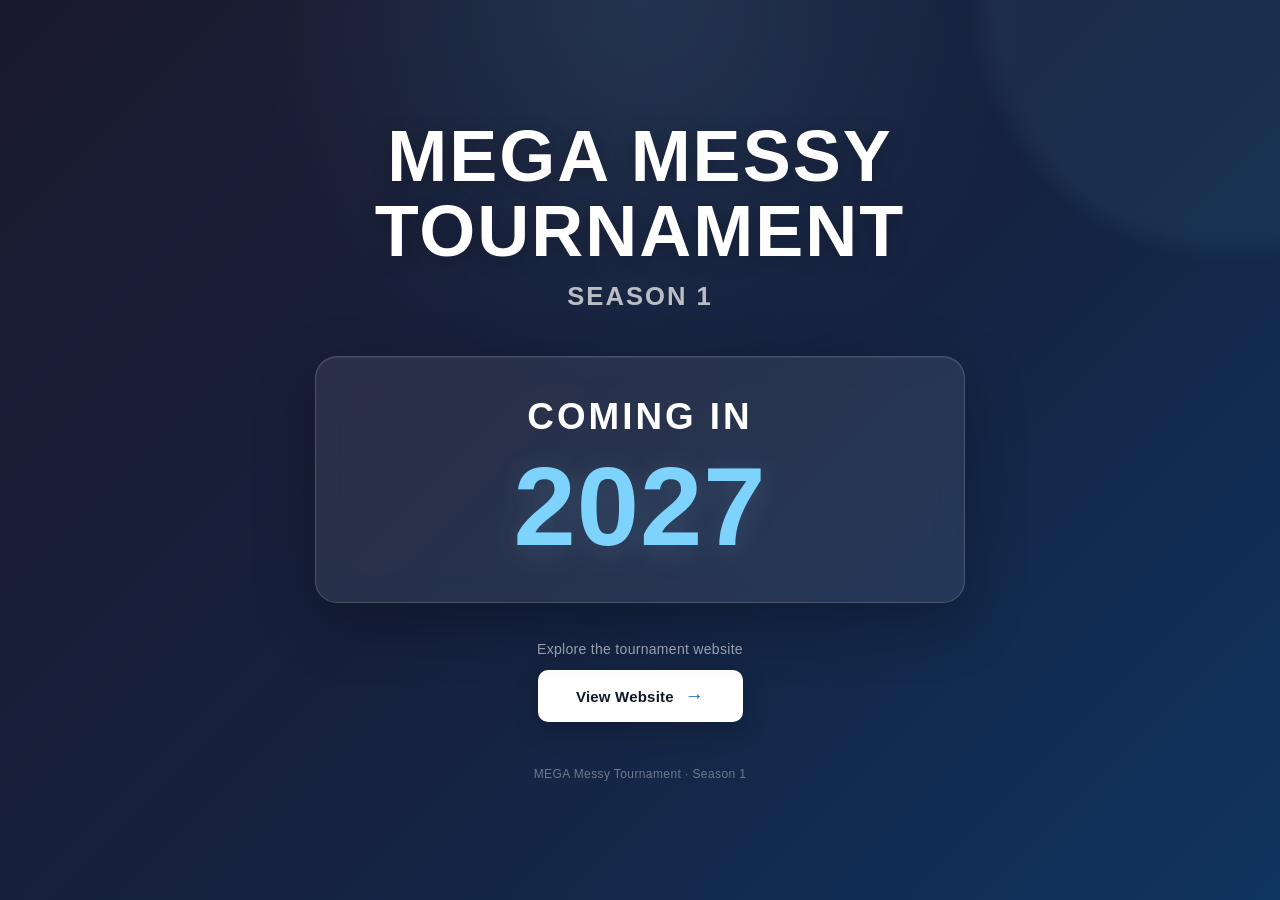
<file: index.html>
<!DOCTYPE html>
<html lang="en">
<head>
    <meta charset="UTF-8">
    <meta name="viewport" content="width=device-width, initial-scale=1.0">

    <title>MEGA Messy Tournament - Season 1</title>

    <link rel="icon" type="image/png" href="assets/favicon/favicon-96x96.png" sizes="96x96" />
    <link rel="icon" type="image/svg+xml" href="assets/favicon/favicon.svg" />
    <link rel="shortcut icon" href="assets/favicon/favicon.ico" />
    <link rel="apple-touch-icon" sizes="180x180" href="assets/favicon/apple-touch-icon.png" />
    <meta name="apple-mobile-web-app-title" content="M.M.Cup" />
    <link rel="manifest" href="assets/favicon/site.webmanifest" />

    <style>

        /* =====================================================
           RESET
        ===================================================== */

        * {
            box-sizing: border-box;
            margin: 0;
            padding: 0;
        }


        /* =====================================================
           PAGE
        ===================================================== */

        body {
            min-height: 100vh;

            font-family: Arial, Helvetica, sans-serif;

            background:
                radial-gradient(
                    circle at top,
                    rgba(125, 211, 252, 0.12),
                    transparent 35%
                ),
                linear-gradient(
                    135deg,
                    #1a1a2e 0%,
                    #16213e 50%,
                    #0f3460 100%
                );

            color: white;

            display: flex;
            align-items: center;
            justify-content: center;

            padding: 40px 25px;

            position: relative;
            overflow: hidden;
        }


        /* =====================================================
           SUBTLE BACKGROUND EFFECT
        ===================================================== */

        body::before {
            content: "";

            position: absolute;

            width: 500px;
            height: 500px;

            top: -250px;
            right: -200px;

            background: rgba(125, 211, 252, 0.06);

            border-radius: 50%;

            filter: blur(10px);

            pointer-events: none;
        }


        /* =====================================================
           MAIN CONTAINER
        ===================================================== */

        .container {
            width: 100%;
            max-width: 850px;

            text-align: center;

            position: relative;
            z-index: 1;
        }


        /* =====================================================
           TITLE
        ===================================================== */

        .title {
            font-size: clamp(2.1rem, 6vw, 4.5rem);

            font-weight: 900;

            text-transform: uppercase;

            letter-spacing: 2px;

            line-height: 1.05;

            margin-bottom: 12px;

            text-shadow:
                0 4px 20px rgba(0, 0, 0, 0.25);
        }


        /* =====================================================
           SEASON
        ===================================================== */

        .season {
            font-size: clamp(1.1rem, 3vw, 1.6rem);

            font-weight: 600;

            letter-spacing: 2px;

            text-transform: uppercase;

            opacity: 0.7;

            margin-bottom: 45px;
        }


        /* =====================================================
           COMING SOON CARD
        ===================================================== */

        .coming-soon {
            width: 100%;
            max-width: 650px;

            margin: 0 auto;

            padding: 38px 35px 42px;

            background: rgba(255, 255, 255, 0.08);

            border: 1px solid rgba(255, 255, 255, 0.16);

            border-radius: 22px;

            backdrop-filter: blur(14px);

            box-shadow:
                0 20px 60px rgba(0, 0, 0, 0.28),
                inset 0 1px 0 rgba(255, 255, 255, 0.08);

            font-size: clamp(1.5rem, 4vw, 2.3rem);

            font-weight: 800;

            text-transform: uppercase;

            letter-spacing: 3px;

            line-height: 1.2;
        }


        /* =====================================================
           YEAR
        ===================================================== */

        .coming-soon .year {
            display: block;

            margin-top: 15px;

            font-size: clamp(4rem, 11vw, 7rem);

            line-height: 0.95;

            font-weight: 900;

            color: #7dd3fc;

            letter-spacing: 1px;

            text-shadow:
                0 5px 30px rgba(125, 211, 252, 0.18);
        }


        /* =====================================================
           WEBSITE AREA
        ===================================================== */

        .website-area {
            margin-top: 38px;

            display: flex;
            flex-direction: column;
            align-items: center;
        }


        .website-text {
            font-size: 14px;

            color: rgba(255, 255, 255, 0.6);

            margin-bottom: 13px;

            letter-spacing: 0.3px;
        }


        /* =====================================================
           VIEW WEBSITE BUTTON
        ===================================================== */

        .website-button {
            display: inline-flex;

            align-items: center;
            justify-content: center;

            gap: 11px;

            min-width: 205px;

            padding: 14px 22px;

            background: #ffffff;

            color: #111827;

            text-decoration: none;

            border: 1px solid rgba(255, 255, 255, 0.9);

            border-radius: 10px;

            font-size: 15px;

            font-weight: 800;

            letter-spacing: 0.2px;

            box-shadow:
                0 8px 25px rgba(0, 0, 0, 0.22);

            transition:
                transform 0.2s ease,
                box-shadow 0.2s ease,
                background 0.2s ease;
        }


        .website-button:hover {
            background: #f0f9ff;

            transform: translateY(-3px);

            box-shadow:
                0 14px 32px rgba(0, 0, 0, 0.3);
        }


        .website-button:active {
            transform: translateY(-1px);

            box-shadow:
                0 8px 20px rgba(0, 0, 0, 0.22);
        }


        /* =====================================================
           ARROW
        ===================================================== */

        .website-button .arrow {
            display: inline-flex;

            align-items: center;
            justify-content: center;

            font-size: 19px;

            color: #0f6f9f;

            transition:
                transform 0.2s ease;
        }


        .website-button:hover .arrow {
            transform: translateX(4px);
        }


        /* =====================================================
           FOOTER NOTE
        ===================================================== */

        .footer-note {
            margin-top: 45px;

            font-size: 12px;

            color: rgba(255, 255, 255, 0.38);

            letter-spacing: 0.4px;
        }


        /* =====================================================
           MOBILE
        ===================================================== */

        @media (max-width: 600px) {

            body {
                padding: 30px 18px;
            }

            .title {
                letter-spacing: 1px;
            }

            .season {
                margin-bottom: 32px;
            }

            .coming-soon {
                padding: 30px 20px 35px;

                border-radius: 18px;

                letter-spacing: 2px;
            }

            .coming-soon .year {
                margin-top: 12px;
            }

            .website-area {
                margin-top: 30px;
            }

            .website-button {
                width: 100%;
                max-width: 280px;
            }

            .footer-note {
                margin-top: 35px;
            }
        }

    </style>
</head>


<body>

    <main class="container">

        <h1 class="title">
            MEGA Messy Tournament
        </h1>

        <div class="season">
            Season 1
        </div>


        <section class="coming-soon">

            Coming in

            <span class="year">
                2027
            </span>

        </section>


        <div class="website-area">

            <p class="website-text">
                Explore the tournament website
            </p>

            <a href="home.html" class="website-button">
                <span>View Website</span>
                <span class="arrow" aria-hidden="true">→</span>
            </a>

        </div>


        <p class="footer-note">
            MEGA Messy Tournament · Season 1
        </p>

    </main>

</body>
</html>
</file>
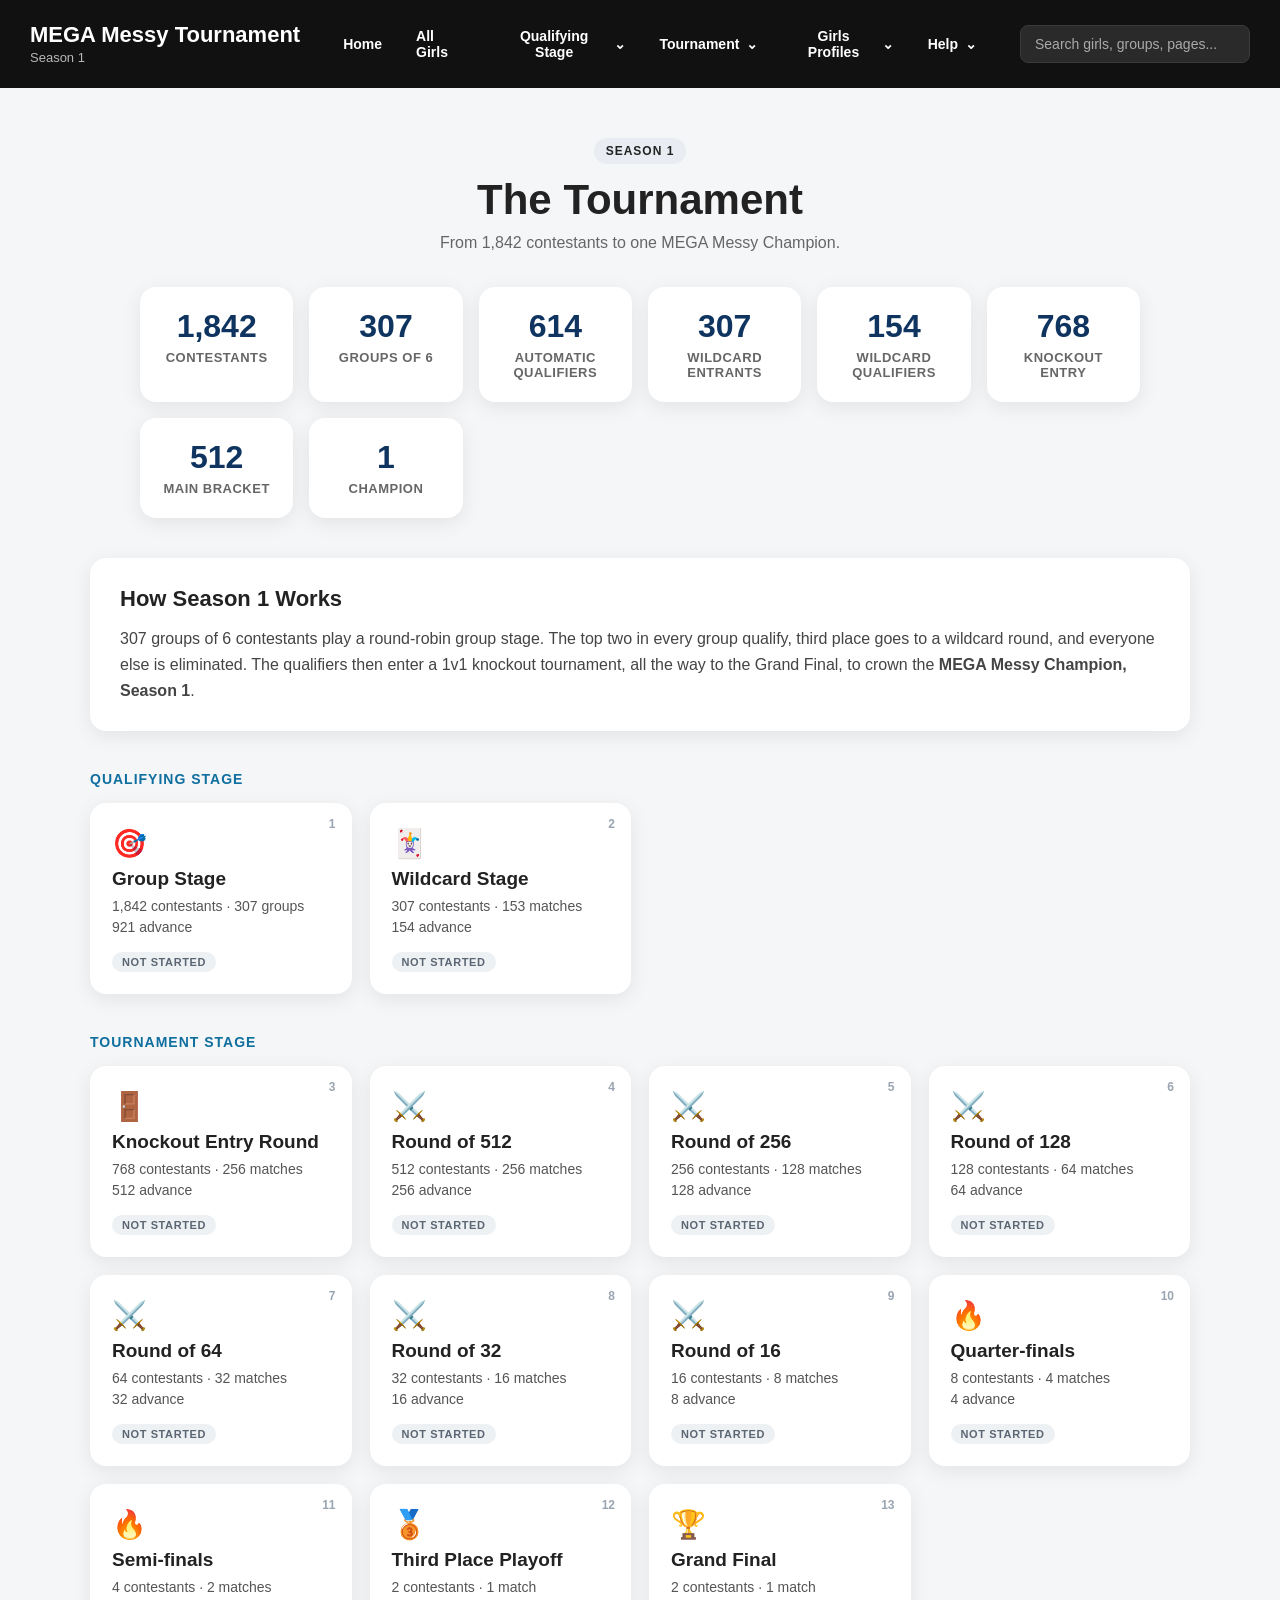
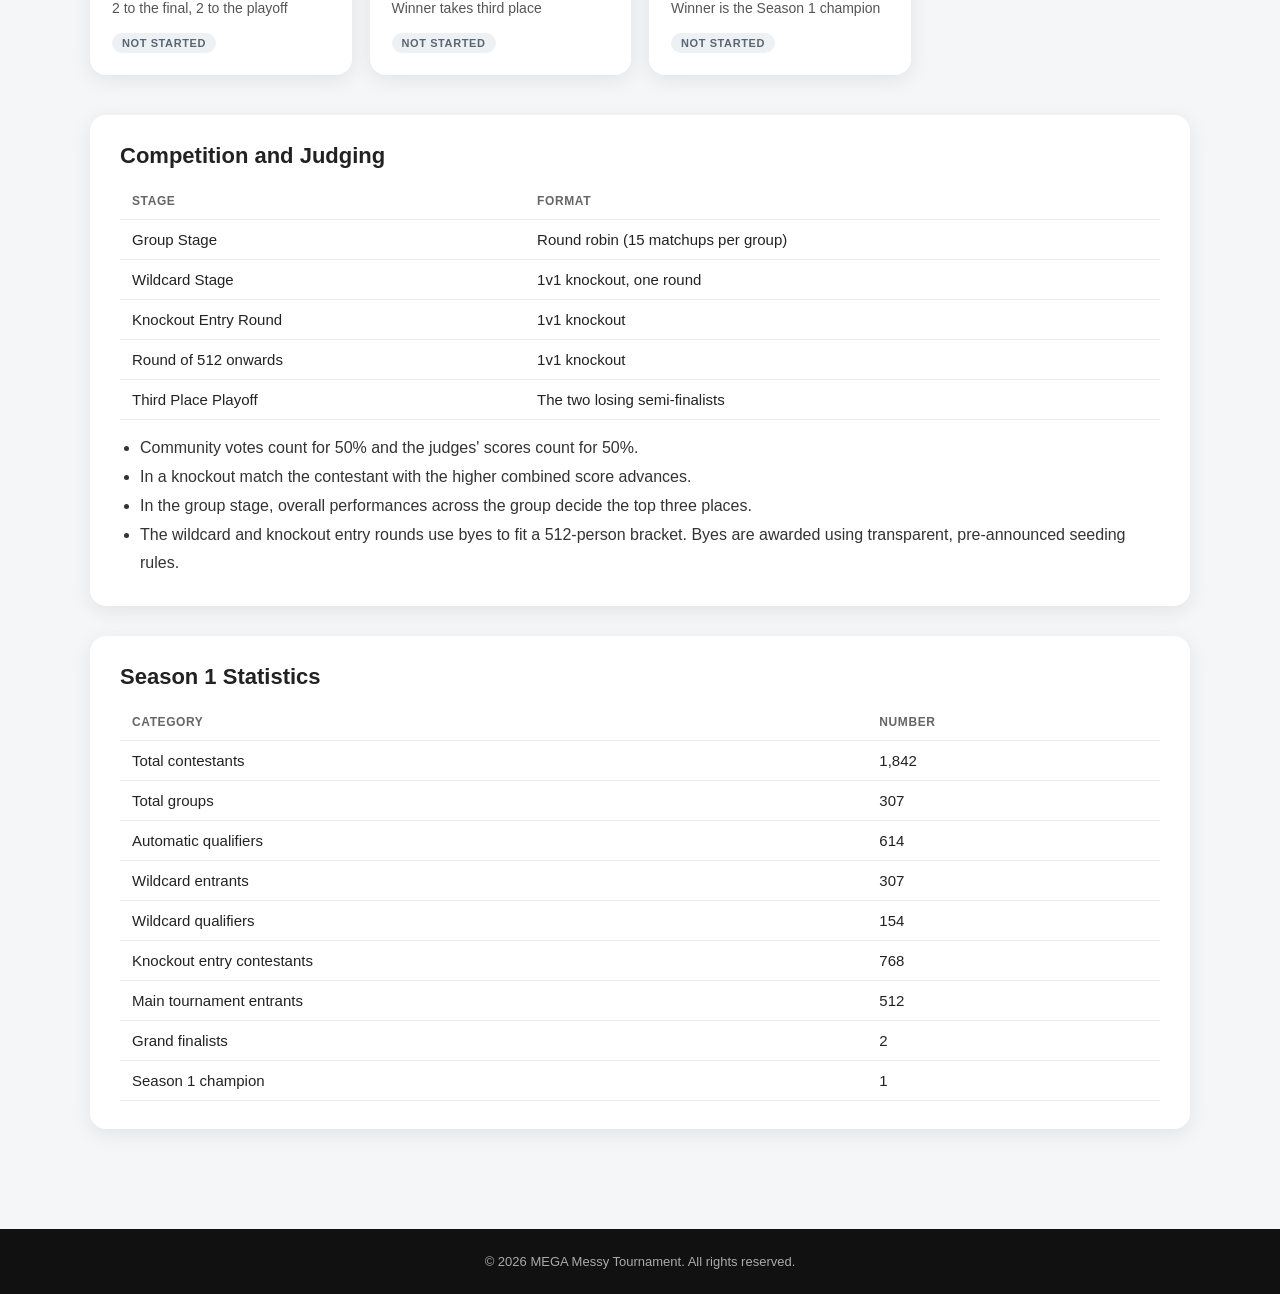
<file: tournament/index.html>
<!DOCTYPE html>
<html lang="en">

<head>

<meta charset="UTF-8">
<meta name="viewport" content="width=device-width, initial-scale=1.0">

<title>Tournament | MEGA Messy Tournament</title>

<link rel="icon" type="image/png" href="../assets/favicon/favicon-96x96.png" sizes="96x96" />
<link rel="icon" type="image/svg+xml" href="../assets/favicon/favicon.svg" />
<link rel="shortcut icon" href="../assets/favicon/favicon.ico" />
<link rel="apple-touch-icon" sizes="180x180" href="../assets/favicon/apple-touch-icon.png" />
<meta name="apple-mobile-web-app-title" content="M.M.Cup" />
<link rel="manifest" href="../assets/favicon/site.webmanifest" />

<link rel="stylesheet" href="../styles/site.css">
<link rel="stylesheet" href="../styles/page.css">
<link rel="stylesheet" href="../styles/tournament.css">

<script src="../scripts/maintenance.js"></script>

</head>

<body data-tournament-page="overview">

<div id="siteHeader"></div>

<main>

    <div class="page-container">

        <div class="page-heading">
            <span class="stage-label" id="tmPhase">Season 1</span>
            <h1 id="tmTitle">The Tournament</h1>
            <p id="tmSubtitle">From 1,842 contestants to one MEGA Messy Champion.</p>
        </div>

        <div class="tm-page" id="tournamentContent"></div>

    </div>

</main>

<div id="siteFooter"></div>

<script src="../scripts/girls-data.js"></script>
<script src="../scripts/tournament-data.js"></script>
<script src="../scripts/site.js"></script>
<script src="../scripts/tournament.js"></script>

</body>

</html>
</file>
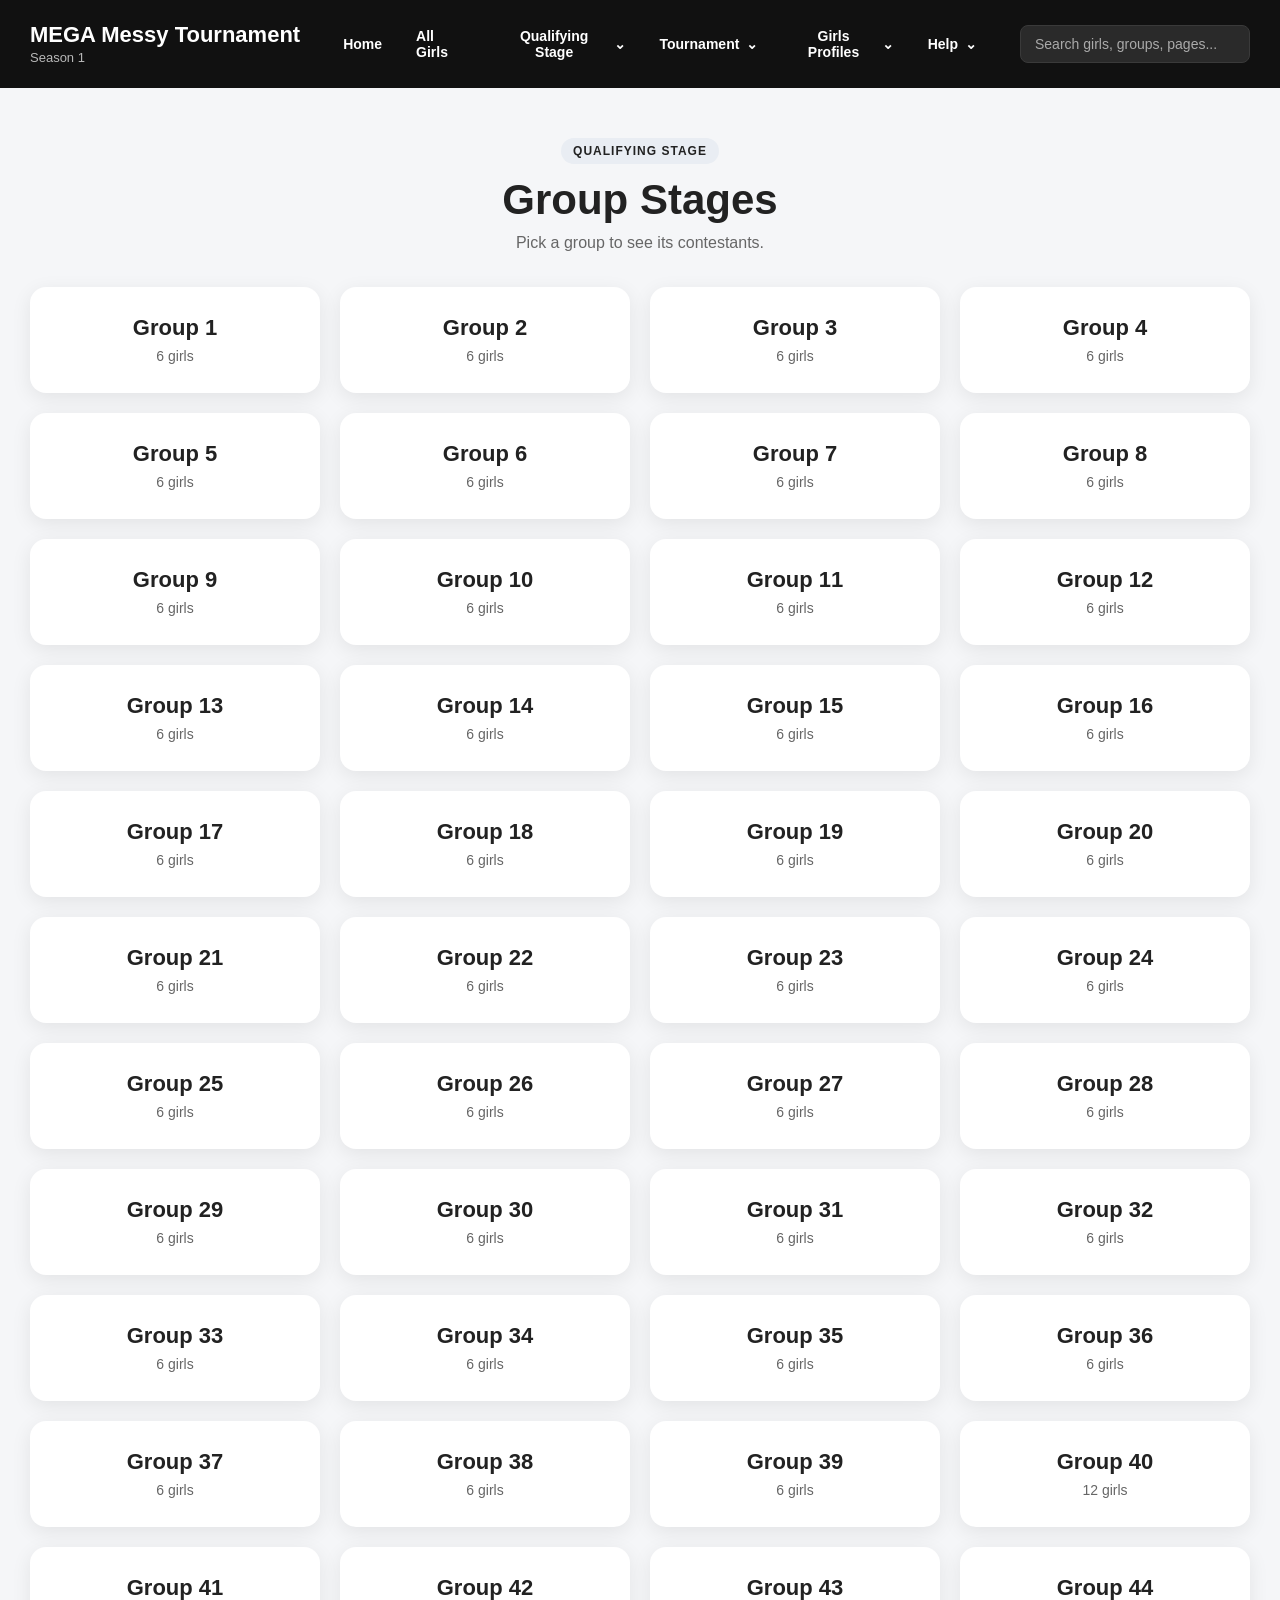
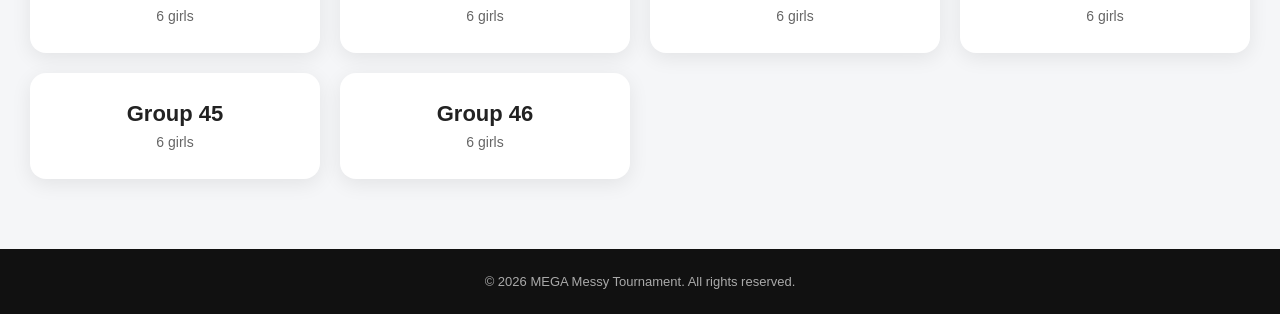
<file: qualifying/groups/index.html>
<!DOCTYPE html>
<html lang="en">

<head>

<meta charset="UTF-8">
<meta name="viewport" content="width=device-width, initial-scale=1.0">

<title>Group Stages | MEGA Messy Tournament</title>
	
<link rel="icon" type="image/png" href="../../assets/favicon/favicon-96x96.png" sizes="96x96" />
<link rel="icon" type="image/svg+xml" href="../../assets/favicon/favicon.svg" />
<link rel="shortcut icon" href="../../assets/favicon/favicon.ico" />
<link rel="apple-touch-icon" sizes="180x180" href="../../assets/favicon/apple-touch-icon.png" />
<meta name="apple-mobile-web-app-title" content="M.M.Cup" />
<link rel="manifest" href="../../assets/favicon/site.webmanifest" />

<link rel="stylesheet" href="../../styles/site.css">
<link rel="stylesheet" href="../../styles/page.css">
	
    <script src="../../scripts/maintenance.js"></script>


</head>

<body>

<div id="siteHeader"></div>

<main>

    <div class="page-container">

        <div class="page-heading">
            <span class="stage-label">Qualifying Stage</span>
            <h1>Group Stages</h1>
            <p>Pick a group to see its contestants.</p>
        </div>

        <!-- Only groups that have girls in girls-data.js are listed -->
        <div class="group-list" id="groupList"></div>

    </div>

</main>

<div id="siteFooter"></div>

<script src="../../scripts/girls-data.js"></script>
<script src="../../scripts/tournament-data.js"></script>
<script src="../../scripts/site.js"></script>

<script>

    const groupList = document.getElementById("groupList");

    const groupNumbers = [
        ...new Set(getAllGirls().map(girl => girl.group).filter(Boolean))
    ].sort((a, b) => a - b);

    if (groupNumbers.length === 0) {

        groupList.innerHTML =
            '<div class="no-results">No groups have been set up yet.</div>';

    }

    groupNumbers.forEach(number => {

        const count = getGirlsByGroup(number).length;

        const tile = document.createElement("a");

        tile.className = "group-tile";
        tile.href = getGroupURL(number);

        tile.innerHTML = `
            <strong>Group ${number}</strong>
            <span>${count} ${count === 1 ? "girl" : "girls"}</span>
        `;

        groupList.appendChild(tile);

    });

</script>

</body>

</html>
</file>
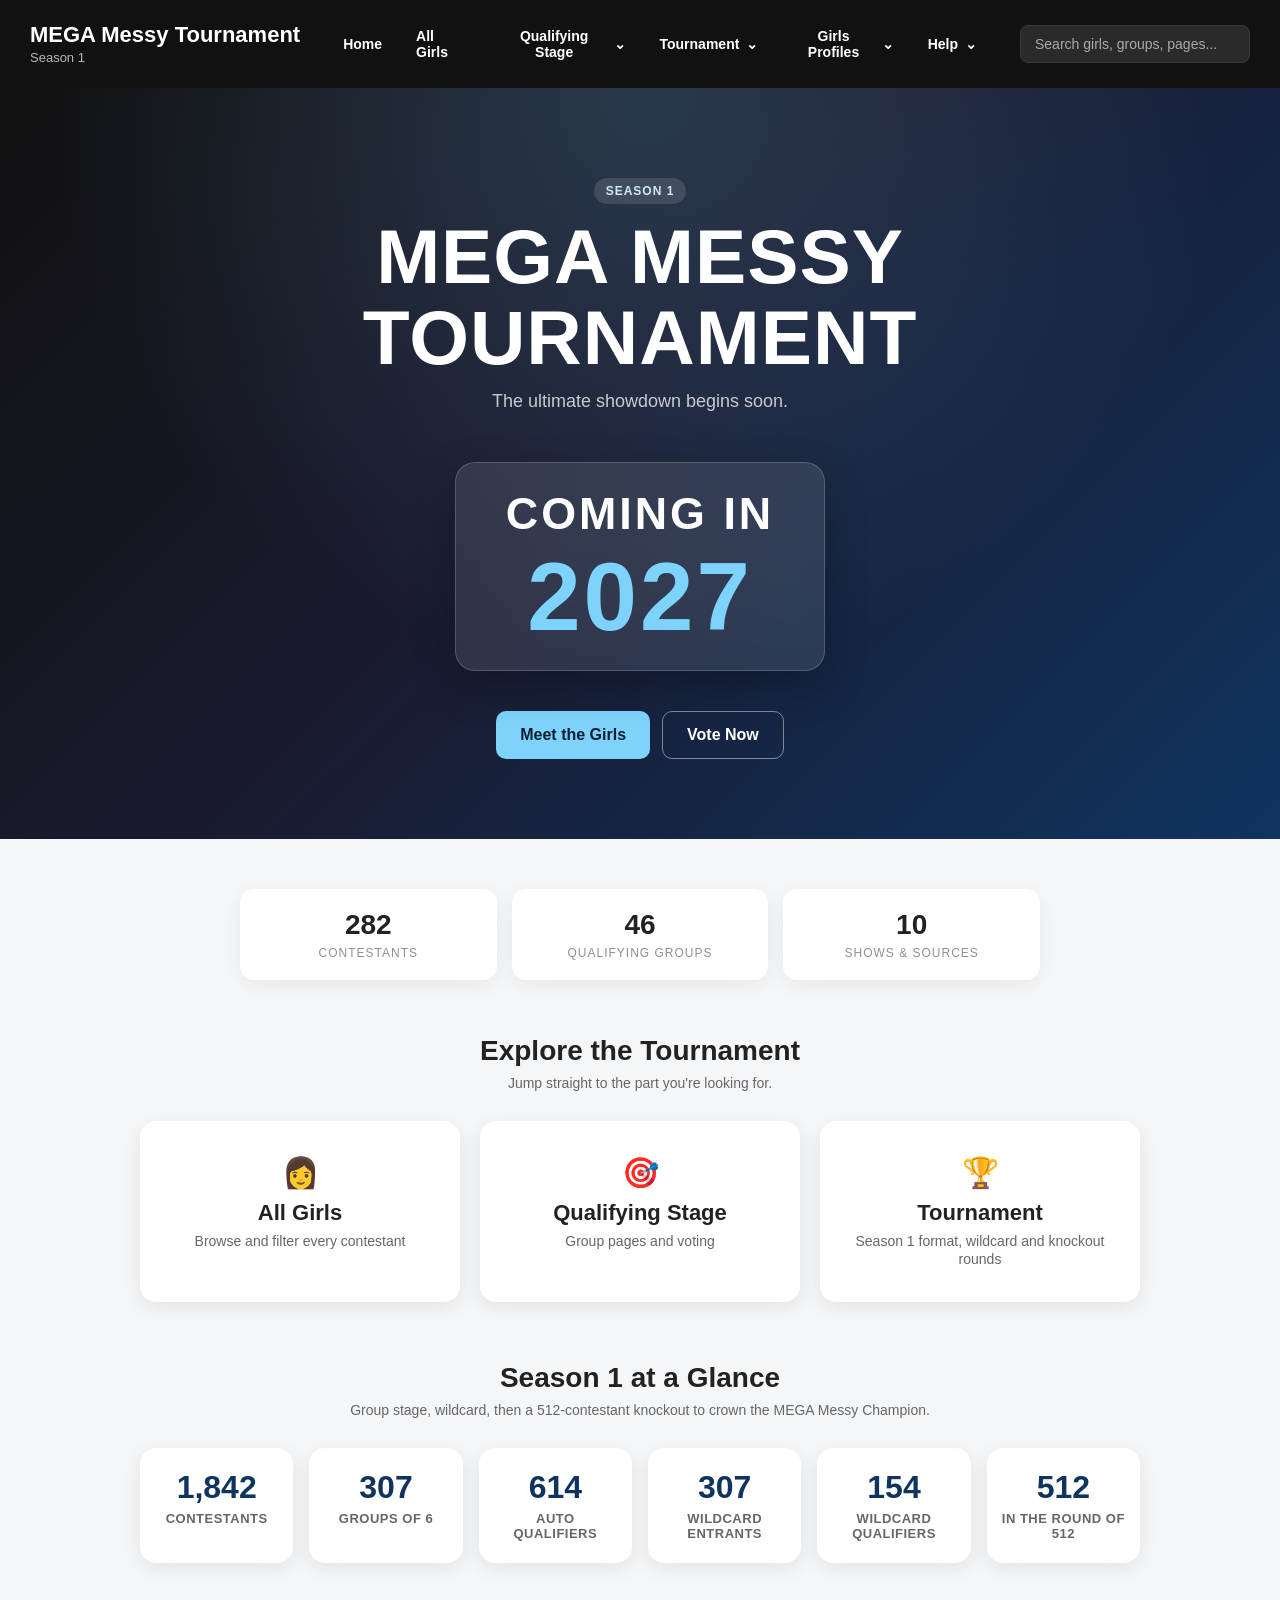
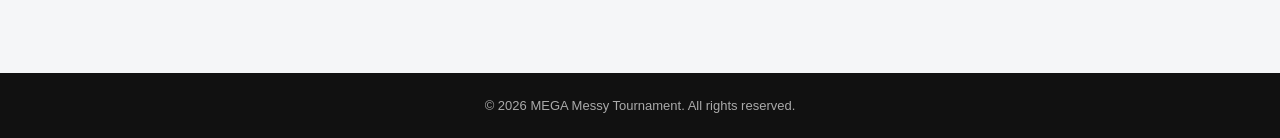
<file: home.html>
<!DOCTYPE html>
<html lang="en">
<head>
    <meta charset="UTF-8">
    <meta name="viewport" content="width=device-width, initial-scale=1.0">

    <title>MEGA Messy Tournament - Season 1</title>

    <link rel="icon" type="image/png" href="assets/favicon/favicon-96x96.png" sizes="96x96" />
    <link rel="icon" type="image/svg+xml" href="assets/favicon/favicon.svg" />
    <link rel="shortcut icon" href="assets/favicon/favicon.ico" />
    <link rel="apple-touch-icon" sizes="180x180" href="assets/favicon/apple-touch-icon.png" />
    <meta name="apple-mobile-web-app-title" content="M.M.Cup" />
    <link rel="manifest" href="assets/favicon/site.webmanifest" />

    <link rel="stylesheet" href="styles/site.css">
    <link rel="stylesheet" href="styles/page.css">
	
    <link rel="stylesheet" href="styles/tournament.css">

    <script src="scripts/maintenance.js"></script>


    <style>
        /* =========================================================
           HOME PAGE ONLY
        ========================================================= */

        .hero {
            position: relative;
            text-align: center;
            padding: 90px 20px 80px;
            color: white;
            background: linear-gradient(135deg, #111 0%, #1a1a2e 45%, #0f3460 100%);
            overflow: hidden;
        }

        .hero::after {
            content: "";
            position: absolute;
            inset: 0;
            background: radial-gradient(circle at 50% 0%, rgba(125, 211, 252, 0.18), transparent 60%);
            pointer-events: none;
        }

        .hero-inner {
            position: relative;
            z-index: 1;
            max-width: 900px;
            margin: 0 auto;
        }

        .hero .stage-label {
            background: rgba(255, 255, 255, 0.12);
            color: #cfe9fb;
        }

        .hero h1 {
            font-size: clamp(2.4rem, 7vw, 4.8rem);
            font-weight: 900;
            line-height: 1.05;
            text-transform: uppercase;
            letter-spacing: 1px;
            margin-bottom: 14px;
        }

        .hero-subtitle {
            font-size: 18px;
            opacity: 0.75;
            margin-bottom: 50px;
        }

        .coming-soon {
            display: inline-block;
            padding: 25px 50px;
            background: rgba(255, 255, 255, 0.1);
            border: 1px solid rgba(255, 255, 255, 0.18);
            border-radius: 20px;
            backdrop-filter: blur(10px);
            box-shadow: 0 15px 40px rgba(0, 0, 0, 0.25);
            font-size: clamp(1.6rem, 5vw, 2.8rem);
            font-weight: 900;
            text-transform: uppercase;
            letter-spacing: 3px;
        }

        .coming-soon .year {
            display: block;
            margin-top: 10px;
            font-size: clamp(3rem, 9vw, 6rem);
            line-height: 1;
            color: #7dd3fc;
        }

        .hero-actions {
            margin-top: 40px;
            display: flex;
            justify-content: center;
            flex-wrap: wrap;
            gap: 12px;
        }

        .hero-actions .button {
            background: #7dd3fc;
            color: #0b1d33;
        }

        .hero-actions .button:hover:not(:disabled) {
            background: #a5e1fd;
        }

        .hero-actions .button.secondary {
            background: transparent;
            color: white;
            border: 1px solid rgba(255, 255, 255, 0.45);
        }

        .hero-actions .button.secondary:hover:not(:disabled) {
            background: rgba(255, 255, 255, 0.12);
        }

        .home-stats {
            max-width: 800px;
            margin-bottom: 55px;
        }

        .section-heading {
            margin-bottom: 30px;
        }

        .group-list.two-tiles {
            grid-template-columns: repeat(3, minmax(0, 1fr));
            max-width: 1000px;
            margin: 0 auto;
        }

        .home-format {
            margin-top: 60px;
        }

        .explore-tile {
            padding: 34px 22px;
        }

        .explore-tile .icon {
            display: block;
            font-size: 30px;
            margin-bottom: 10px;
        }

        @media (max-width: 600px) {
            .hero {
                padding: 60px 16px 55px;
            }

            .coming-soon {
                padding: 22px 24px;
            }

            .group-list.two-tiles {
                grid-template-columns: 1fr;
            }

            .hero-actions .button {
                width: 100%;
            }
        }
    </style>
</head>

<body>

    <!-- Header is built by site.js -->
    <div id="siteHeader"></div>

    <main>

        <!-- Hero / countdown -->
        <section class="hero">
            <div class="hero-inner">

                <span class="stage-label">Season 1</span>

                <h1>MEGA Messy Tournament</h1>

                <p class="hero-subtitle">The ultimate showdown begins soon.</p>

                <div class="coming-soon">
                    Coming in
                    <span class="year">2027</span>
                </div>

                <div class="hero-actions">
                    <a href="girls/all.html" class="button" id="heroGirlsLink">Meet the Girls</a>
                    <a href="qualifying/groups/index.html" class="button secondary" id="heroVoteLink">Vote Now</a>
                </div>

            </div>
        </section>


        <div class="page-container">

            <!-- Live numbers from girls-data.js -->
            <div class="group-status home-stats">

                <div class="status-box">
                    <span class="status-number" id="statGirls">–</span>
                    <span class="status-label">Contestants</span>
                </div>

                <div class="status-box">
                    <span class="status-number" id="statGroups">–</span>
                    <span class="status-label">Qualifying Groups</span>
                </div>

                <div class="status-box">
                    <span class="status-number" id="statShows">–</span>
                    <span class="status-label">Shows &amp; Sources</span>
                </div>

            </div>

            <div class="section-heading">
                <h2>Explore the Tournament</h2>
                <p>Jump straight to the part you're looking for.</p>
            </div>

            <div class="group-list two-tiles">

                <a href="girls/all.html" class="group-tile explore-tile">
                    <span class="icon">👩</span>
                    <strong>All Girls</strong>
                    <span>Browse and filter every contestant</span>
                </a>

                <a href="qualifying/groups/index.html" class="group-tile explore-tile">
                    <span class="icon">🎯</span>
                    <strong>Qualifying Stage</strong>
                    <span>Group pages and voting</span>
                </a>

                <a href="tournament/index.html" class="group-tile explore-tile">
                    <span class="icon">🏆</span>
                    <strong>Tournament</strong>
                    <span>Season 1 format, wildcard and knockout rounds</span>
                </a>

            </div>

            <!-- Season 1 format at a glance (numbers come from tournament-data.js) -->
            <div class="home-format">

                <div class="section-heading">
                    <h2>Season 1 at a Glance</h2>
                    <p>Group stage, wildcard, then a 512-contestant knockout to crown the MEGA Messy Champion.</p>
                </div>

                <div class="tm-stats" id="formatStats"></div>

            </div>

        </div>

    </main>

    <!-- Footer is built by site.js -->
    <div id="siteFooter"></div>


    <!-- Load order: girls-data.js, site.js, then this page's script -->
    <script src="scripts/girls-data.js"></script>
<script src="scripts/tournament-data.js"></script>
    <script src="scripts/site.js"></script>

    <script>
        /* =========================================================
           LIVE STATS (from girls-data.js)
        ========================================================= */

        (function showStats() {

            if (typeof getAllGirls !== "function") {
                return;
            }

            const allGirls = getAllGirls();

            const groups = new Set(
                allGirls.map(girl => girl.group).filter(Boolean)
            );

            const sources = new Set(
                allGirls.map(girl => girl.from).filter(Boolean)
            );

            document.getElementById("statGirls").textContent = allGirls.length;
            document.getElementById("statGroups").textContent = groups.size;
            document.getElementById("statShows").textContent = sources.size;

        })();


        /* =========================================================
           SEASON 1 FORMAT (from tournament-data.js)
        ========================================================= */

        (function showFormat() {

            const target = document.getElementById("formatStats");

            if (!target || typeof TOURNAMENT === "undefined") {
                return;
            }

            const boxes = [
                [TOURNAMENT.contestants, "Contestants"],
                [TOURNAMENT.groups, "Groups of 6"],
                [TOURNAMENT.automaticQualifiers, "Auto Qualifiers"],
                [TOURNAMENT.wildcardEntrants, "Wildcard Entrants"],
                [TOURNAMENT.wildcardQualifiers, "Wildcard Qualifiers"],
                [TOURNAMENT.mainBracket, "In the Round of 512"]
            ];

            target.innerHTML = boxes.map(box => `
                <div class="tm-stat">
                    <span class="tm-stat-number">${box[0].toLocaleString()}</span>
                    <span class="tm-stat-label">${box[1]}</span>
                </div>
            `).join("");

        })();
    </script>

</body>
</html>
</file>
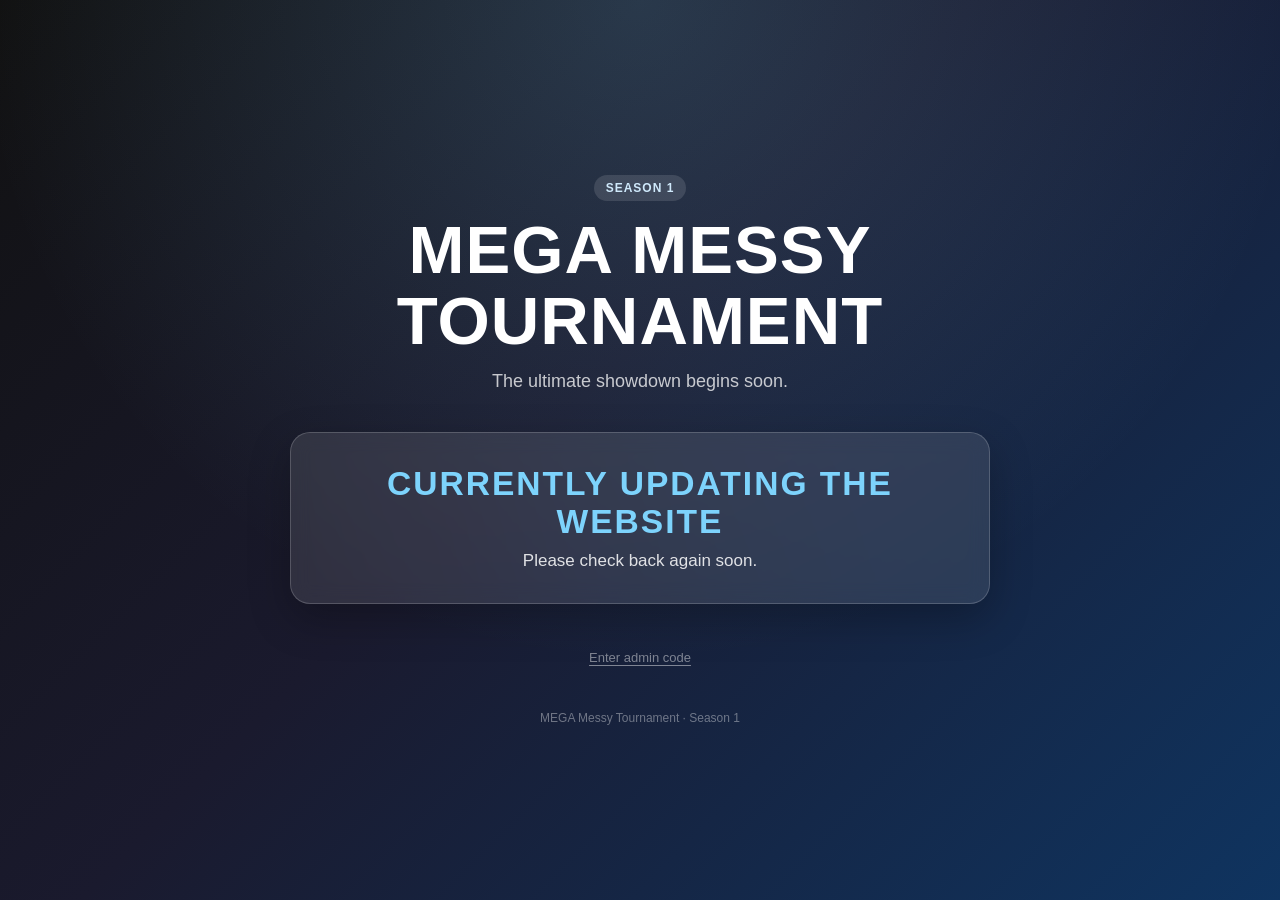
<file: maintenance.html>
<!DOCTYPE html>
<html lang="en">
<head>
    <meta charset="UTF-8">
    <meta name="viewport" content="width=device-width, initial-scale=1.0">
    <meta name="robots" content="noindex">

    <title>Updating | MEGA Messy Tournament</title>

    <link rel="icon" type="image/png" href="assets/favicon/favicon-96x96.png" sizes="96x96" />
    <link rel="icon" type="image/svg+xml" href="assets/favicon/favicon.svg" />
    <link rel="shortcut icon" href="assets/favicon/favicon.ico" />
    <link rel="apple-touch-icon" sizes="180x180" href="assets/favicon/apple-touch-icon.png" />
    <meta name="apple-mobile-web-app-title" content="M.M.Cup" />
    <link rel="manifest" href="assets/favicon/site.webmanifest" />

    <!-- Same file as every other page; on this page it only handles the admin login -->
    <script src="scripts/maintenance.js"></script>

    <style>

        * {
            box-sizing: border-box;
            margin: 0;
            padding: 0;
        }

        body {
            min-height: 100vh;
            font-family: Arial, Helvetica, sans-serif;
            color: white;
            background:
                radial-gradient(circle at 50% 0%, rgba(125, 211, 252, 0.18), transparent 60%),
                linear-gradient(135deg, #111 0%, #1a1a2e 45%, #0f3460 100%);
            display: flex;
            align-items: center;
            justify-content: center;
            padding: 40px 20px;
        }

        .container {
            width: 100%;
            max-width: 700px;
            text-align: center;
        }

        .stage-label {
            display: inline-block;
            padding: 6px 12px;
            margin-bottom: 14px;
            border-radius: 20px;
            background: rgba(255, 255, 255, 0.12);
            color: #cfe9fb;
            font-size: 12px;
            font-weight: 800;
            text-transform: uppercase;
            letter-spacing: 1px;
        }

        h1 {
            font-size: clamp(2.2rem, 7vw, 4.2rem);
            font-weight: 900;
            line-height: 1.05;
            text-transform: uppercase;
            letter-spacing: 1px;
            margin-bottom: 14px;
        }

        .subtitle {
            font-size: 18px;
            opacity: 0.75;
            margin-bottom: 40px;
        }

        .message {
            padding: 32px 36px;
            background: rgba(255, 255, 255, 0.1);
            border: 1px solid rgba(255, 255, 255, 0.18);
            border-radius: 20px;
            backdrop-filter: blur(10px);
            box-shadow: 0 15px 40px rgba(0, 0, 0, 0.25);
        }

        .message strong {
            display: block;
            font-size: clamp(1.4rem, 4.5vw, 2.1rem);
            font-weight: 900;
            text-transform: uppercase;
            letter-spacing: 2px;
            color: #7dd3fc;
            margin-bottom: 10px;
        }

        .message span {
            font-size: 17px;
            opacity: 0.85;
        }

        /* ---------- admin ---------- */

        .admin {
            margin-top: 40px;
        }

        .admin-toggle {
            background: none;
            border: none;
            color: rgba(255, 255, 255, 0.45);
            font-family: inherit;
            font-size: 13px;
            cursor: pointer;
            text-decoration: underline;
            text-underline-offset: 3px;
            padding: 6px;
        }

        .admin-toggle:hover,
        .admin-toggle:focus-visible {
            color: rgba(255, 255, 255, 0.85);
        }

        .admin-form {
            display: none;
            max-width: 320px;
            margin: 14px auto 0;
            flex-direction: column;
            gap: 10px;
        }

        .admin-form.open {
            display: flex;
        }

        .admin-form input {
            padding: 12px 14px;
            background: rgba(255, 255, 255, 0.1);
            border: 1px solid rgba(255, 255, 255, 0.25);
            border-radius: 8px;
            color: white;
            font-family: inherit;
            font-size: 15px;
            outline: none;
        }

        .admin-form input::placeholder {
            color: rgba(255, 255, 255, 0.5);
        }

        .admin-form input:focus {
            border-color: #7dd3fc;
        }

        .admin-form button[type="submit"] {
            padding: 12px;
            background: #7dd3fc;
            color: #0b1d33;
            border: none;
            border-radius: 8px;
            font-family: inherit;
            font-size: 15px;
            font-weight: 800;
            cursor: pointer;
        }

        .admin-form button[type="submit"]:hover {
            background: #a5e1fd;
        }

        .admin-error {
            min-height: 18px;
            font-size: 13px;
            color: #ffb4b4;
        }

        .footer-note {
            margin-top: 40px;
            font-size: 12px;
            color: rgba(255, 255, 255, 0.38);
        }

        @media (max-width: 600px) {
            .message {
                padding: 26px 20px;
            }
        }

    </style>
</head>

<body>

    <main class="container">

        <span class="stage-label">Season 1</span>

        <h1>MEGA Messy Tournament</h1>

        <p class="subtitle">The ultimate showdown begins soon.</p>

        <section class="message">
            <strong>Currently updating the website</strong>
            <span>Please check back again soon.</span>
        </section>

        <div class="admin">

            <button type="button" class="admin-toggle" id="adminToggle" aria-expanded="false" aria-controls="adminForm">
                Enter admin code
            </button>

            <form class="admin-form" id="adminForm" autocomplete="off">

                <input type="text" id="adminUser" placeholder="Username" autocomplete="off" autocapitalize="off" spellcheck="false" required>
                <input type="password" id="adminPass" placeholder="Passcode" autocomplete="off" required>

                <div class="admin-error" id="adminError" role="alert"></div>

                <button type="submit">Enter site</button>

            </form>

        </div>

        <p class="footer-note">MEGA Messy Tournament · Season 1</p>

    </main>

    <script>

        const adminToggle = document.getElementById("adminToggle");
        const adminForm = document.getElementById("adminForm");
        const adminError = document.getElementById("adminError");

        adminToggle.addEventListener("click", function () {

            const open = adminForm.classList.toggle("open");

            adminToggle.setAttribute("aria-expanded", open);

            if (open) {
                document.getElementById("adminUser").focus();
            }
        });

        adminForm.addEventListener("submit", function (event) {

            event.preventDefault();

            const user = document.getElementById("adminUser").value.trim();
            const pass = document.getElementById("adminPass").value.trim();

            if (!window.MegaMaintenance.login(user, pass)) {
                adminError.textContent = "Incorrect username or passcode.";
                document.getElementById("adminPass").value = "";
                return;
            }

            adminError.textContent = "";
        });

    </script>

</body>
</html>
</file>
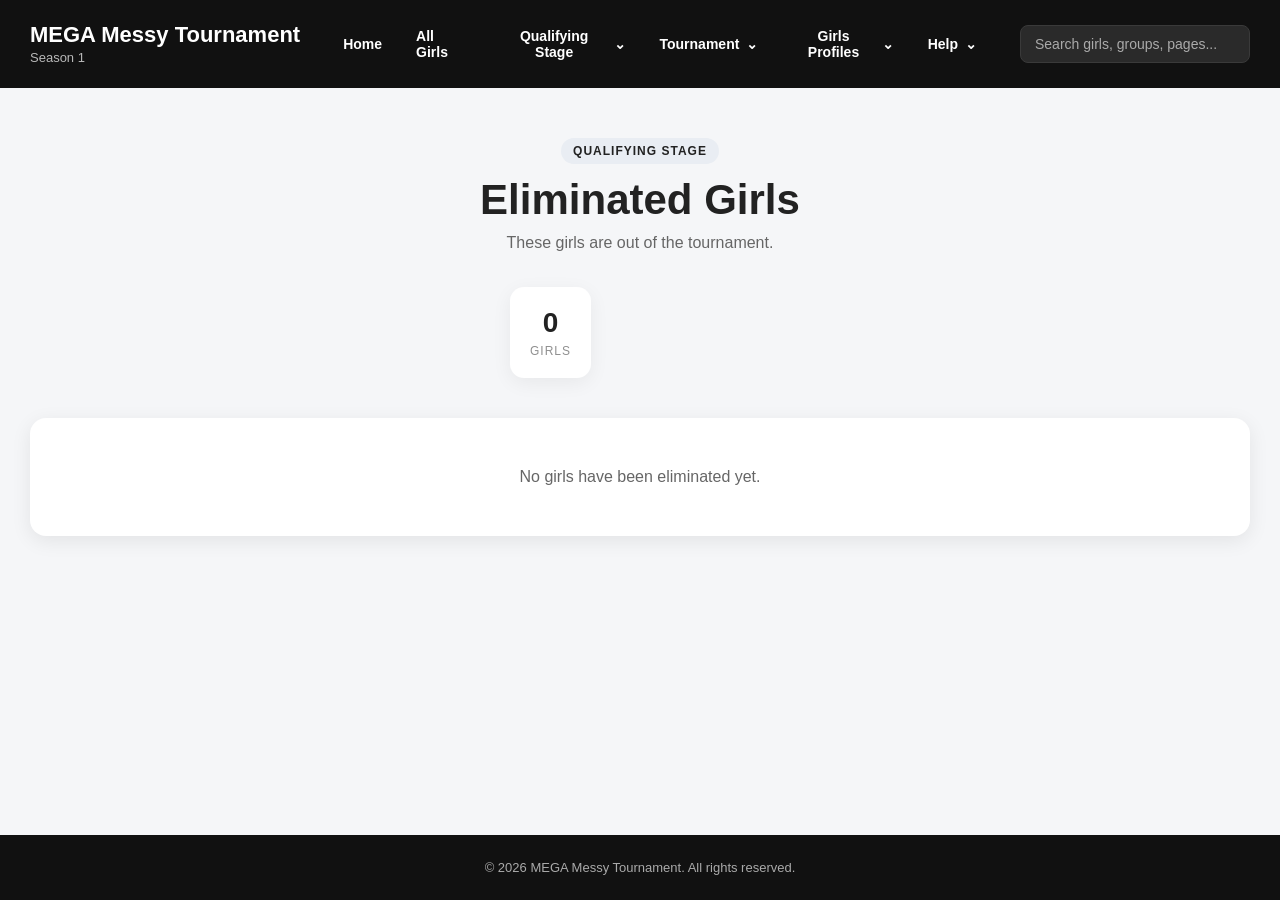
<file: qualifying/eliminated.html>
<!DOCTYPE html>
<html lang="en">

<head>

<meta charset="UTF-8">
<meta name="viewport" content="width=device-width, initial-scale=1.0">

<title>Eliminated Girls | MEGA Messy Tournament</title>

<link rel="icon" type="image/png" href="../assets/favicon/favicon-96x96.png" sizes="96x96" />
<link rel="icon" type="image/svg+xml" href="../assets/favicon/favicon.svg" />
<link rel="shortcut icon" href="../assets/favicon/favicon.ico" />
<link rel="apple-touch-icon" sizes="180x180" href="../assets/favicon/apple-touch-icon.png" />
<meta name="apple-mobile-web-app-title" content="M.M.Cup" />
<link rel="manifest" href="../assets/favicon/site.webmanifest" />

<link rel="stylesheet" href="../styles/page.css">
<link rel="stylesheet" href="../styles/group.css">
	
    <script src="../scripts/maintenance.js"></script>


<style>

.status-group {
    margin-bottom: 50px;
}

.status-group-heading {
    font-size: 24px;
    margin-bottom: 20px;
}

.status-group-heading a {
    color: inherit;
    text-decoration: none;
}

.status-group-heading a:hover {
    text-decoration: underline;
}

.status-empty {
    text-align: center;
    background: white;
    padding: 50px 25px;
    border-radius: 16px;
    color: #666;
    box-shadow: 0 5px 20px rgba(0, 0, 0, 0.08);
}

.status-total {
    max-width: 260px;
    margin: 0 auto 40px;
}

</style>

</head>

<body data-status-page="eliminated">

<div id="siteHeader"></div>

<main>

    <div class="page-container">

        <div class="page-heading">
            <span class="stage-label">Qualifying Stage</span>
            <h1 id="statusTitle">Eliminated Girls</h1>
            <p id="statusSubtitle"></p>
        </div>

        <div class="group-status status-total">

            <div class="status-box">
                <span class="status-number" id="girlCount">0</span>
                <span class="status-label">Girls</span>
            </div>

        </div>

        <div id="statusList"></div>

    </div>

</main>

<div id="siteFooter"></div>

<script src="../scripts/girls-data.js"></script>
<script src="../scripts/tournament-data.js"></script>
<script src="../scripts/site.js"></script>
<script src="../scripts/status-list.js"></script>

</body>

</html>
</file>
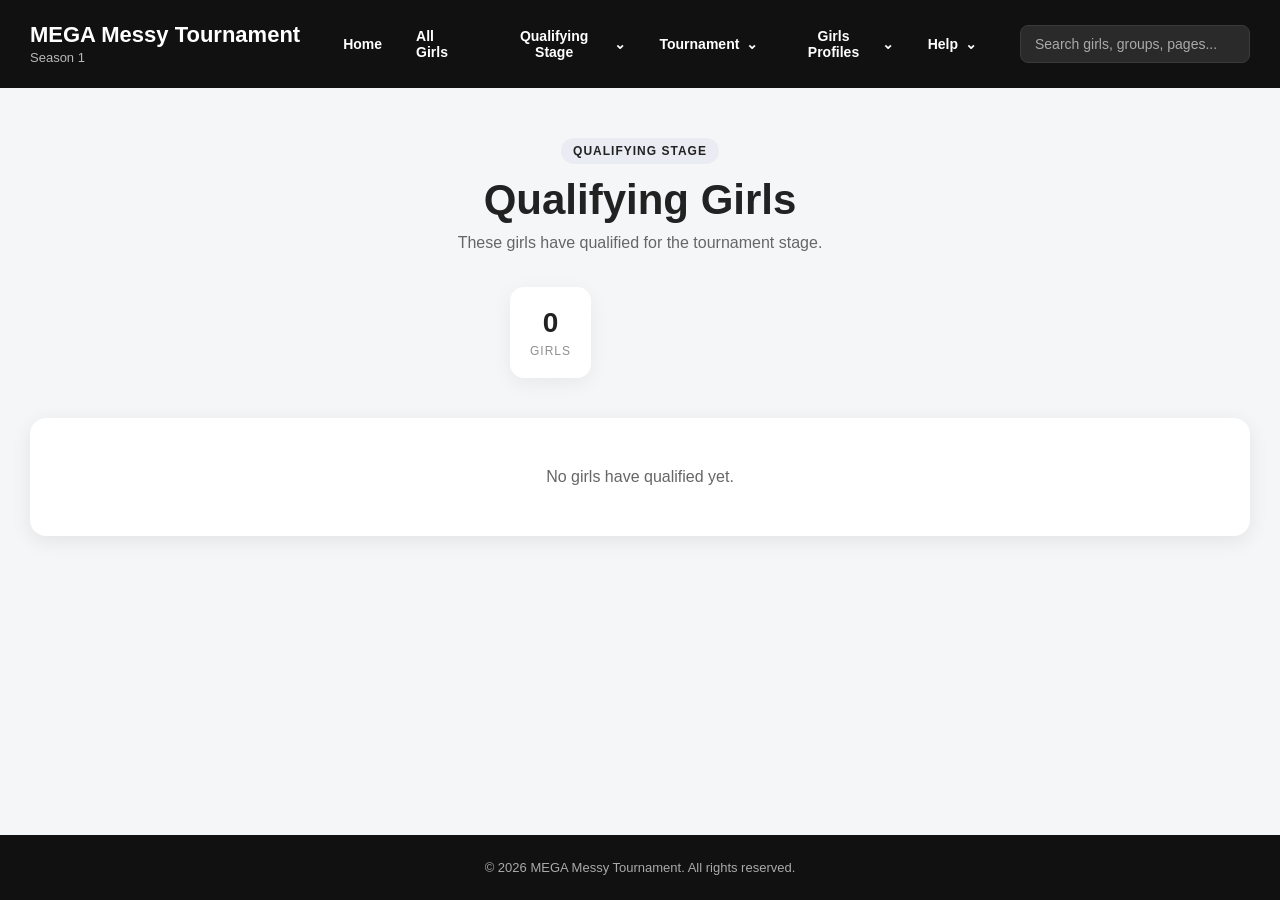
<file: qualifying/qualified.html>
<!DOCTYPE html>
<html lang="en">

<head>

<meta charset="UTF-8">
<meta name="viewport" content="width=device-width, initial-scale=1.0">

<title>Qualifying Girls | MEGA Messy Tournament</title>

<link rel="icon" type="image/png" href="../assets/favicon/favicon-96x96.png" sizes="96x96" />
<link rel="icon" type="image/svg+xml" href="../assets/favicon/favicon.svg" />
<link rel="shortcut icon" href="../assets/favicon/favicon.ico" />
<link rel="apple-touch-icon" sizes="180x180" href="../assets/favicon/apple-touch-icon.png" />
<meta name="apple-mobile-web-app-title" content="M.M.Cup" />
<link rel="manifest" href="../assets/favicon/site.webmanifest" />

<link rel="stylesheet" href="../styles/page.css">
<link rel="stylesheet" href="../styles/group.css">
	
    <script src="../scripts/maintenance.js"></script>


<style>

.status-group {
    margin-bottom: 50px;
}

.status-group-heading {
    font-size: 24px;
    margin-bottom: 20px;
}

.status-group-heading a {
    color: inherit;
    text-decoration: none;
}

.status-group-heading a:hover {
    text-decoration: underline;
}

.status-empty {
    text-align: center;
    background: white;
    padding: 50px 25px;
    border-radius: 16px;
    color: #666;
    box-shadow: 0 5px 20px rgba(0, 0, 0, 0.08);
}

.status-total {
    max-width: 260px;
    margin: 0 auto 40px;
}

</style>

</head>

<body data-status-page="qualified">

<div id="siteHeader"></div>

<main>

    <div class="page-container">

        <div class="page-heading">
            <span class="stage-label">Qualifying Stage</span>
            <h1 id="statusTitle">Qualifying Girls</h1>
            <p id="statusSubtitle"></p>
        </div>

        <div class="group-status status-total">

            <div class="status-box">
                <span class="status-number" id="girlCount">0</span>
                <span class="status-label">Girls</span>
            </div>

        </div>

        <div id="statusList"></div>

    </div>

</main>

<div id="siteFooter"></div>

<script src="../scripts/girls-data.js"></script>
<script src="../scripts/tournament-data.js"></script>
<script src="../scripts/site.js"></script>
<script src="../scripts/status-list.js"></script>

</body>

</html>
</file>
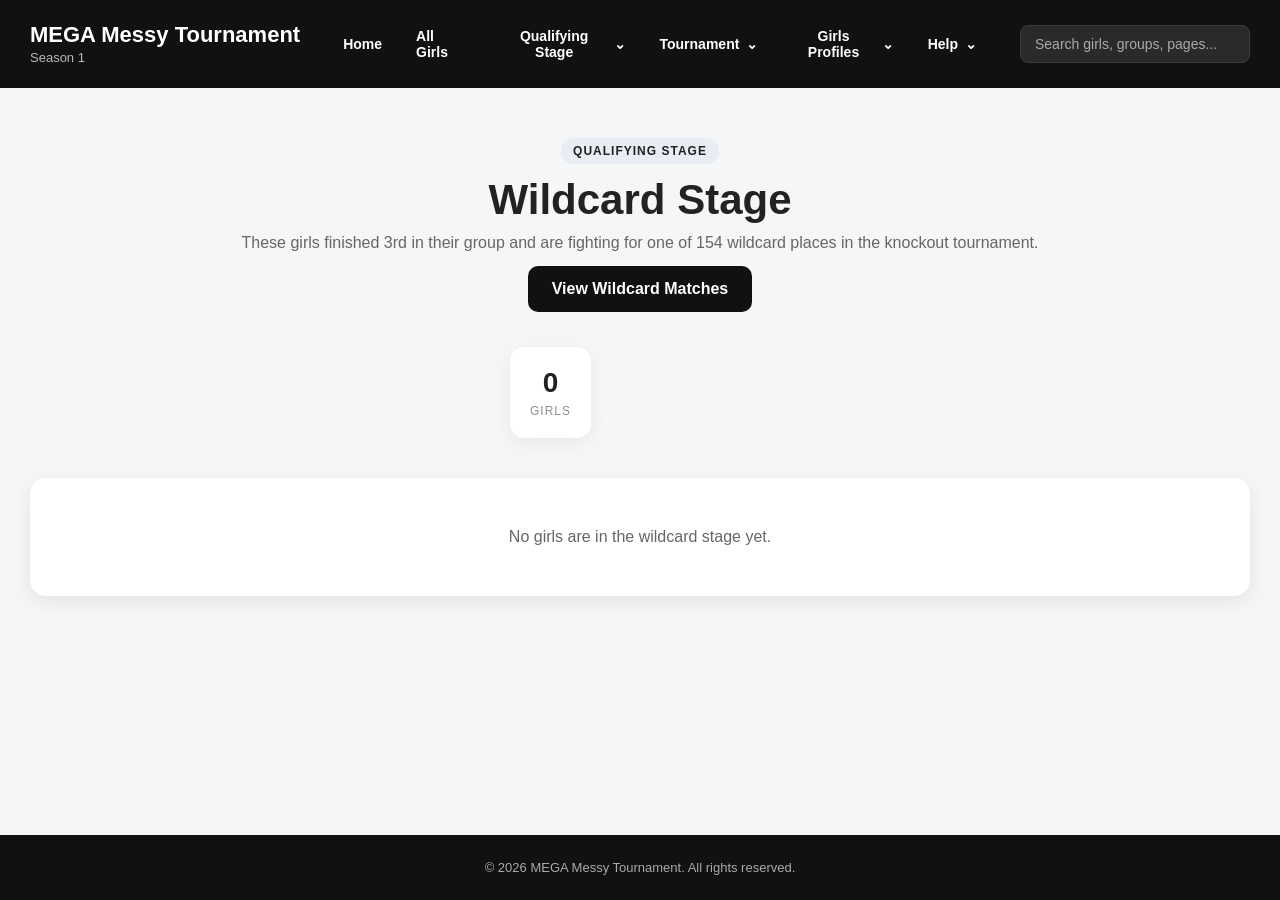
<file: qualifying/wildcard.html>
<!DOCTYPE html>
<html lang="en">

<head>

<meta charset="UTF-8">
<meta name="viewport" content="width=device-width, initial-scale=1.0">

<title>Wildcard Stage | MEGA Messy Tournament</title>

<link rel="icon" type="image/png" href="../assets/favicon/favicon-96x96.png" sizes="96x96" />
<link rel="icon" type="image/svg+xml" href="../assets/favicon/favicon.svg" />
<link rel="shortcut icon" href="../assets/favicon/favicon.ico" />
<link rel="apple-touch-icon" sizes="180x180" href="../assets/favicon/apple-touch-icon.png" />
<meta name="apple-mobile-web-app-title" content="M.M.Cup" />
<link rel="manifest" href="../assets/favicon/site.webmanifest" />

<link rel="stylesheet" href="../styles/page.css">
<link rel="stylesheet" href="../styles/group.css">
	
    <script src="../scripts/maintenance.js"></script>


<style>

.status-group {
    margin-bottom: 50px;
}

.status-group-heading {
    font-size: 24px;
    margin-bottom: 20px;
}

.status-group-heading a {
    color: inherit;
    text-decoration: none;
}

.status-group-heading a:hover {
    text-decoration: underline;
}

.status-empty {
    text-align: center;
    background: white;
    padding: 50px 25px;
    border-radius: 16px;
    color: #666;
    box-shadow: 0 5px 20px rgba(0, 0, 0, 0.08);
}

.status-total {
    max-width: 260px;
    margin: 0 auto 40px;
}

</style>

</head>

<body data-status-page="wildcard">

<div id="siteHeader"></div>

<main>

    <div class="page-container">

        <div class="page-heading">
            <span class="stage-label">Qualifying Stage</span>
            <h1 id="statusTitle">Wildcard Stage</h1>
            <p id="statusSubtitle"></p>
        </div>

        <div class="group-status status-total">

            <div class="status-box">
                <span class="status-number" id="girlCount">0</span>
                <span class="status-label">Girls</span>
            </div>

        </div>

        <div id="statusList"></div>

    </div>

</main>

<div id="siteFooter"></div>

<script src="../scripts/girls-data.js"></script>
<script src="../scripts/tournament-data.js"></script>
<script src="../scripts/site.js"></script>
<script src="../scripts/status-list.js"></script>

</body>

</html>
</file>
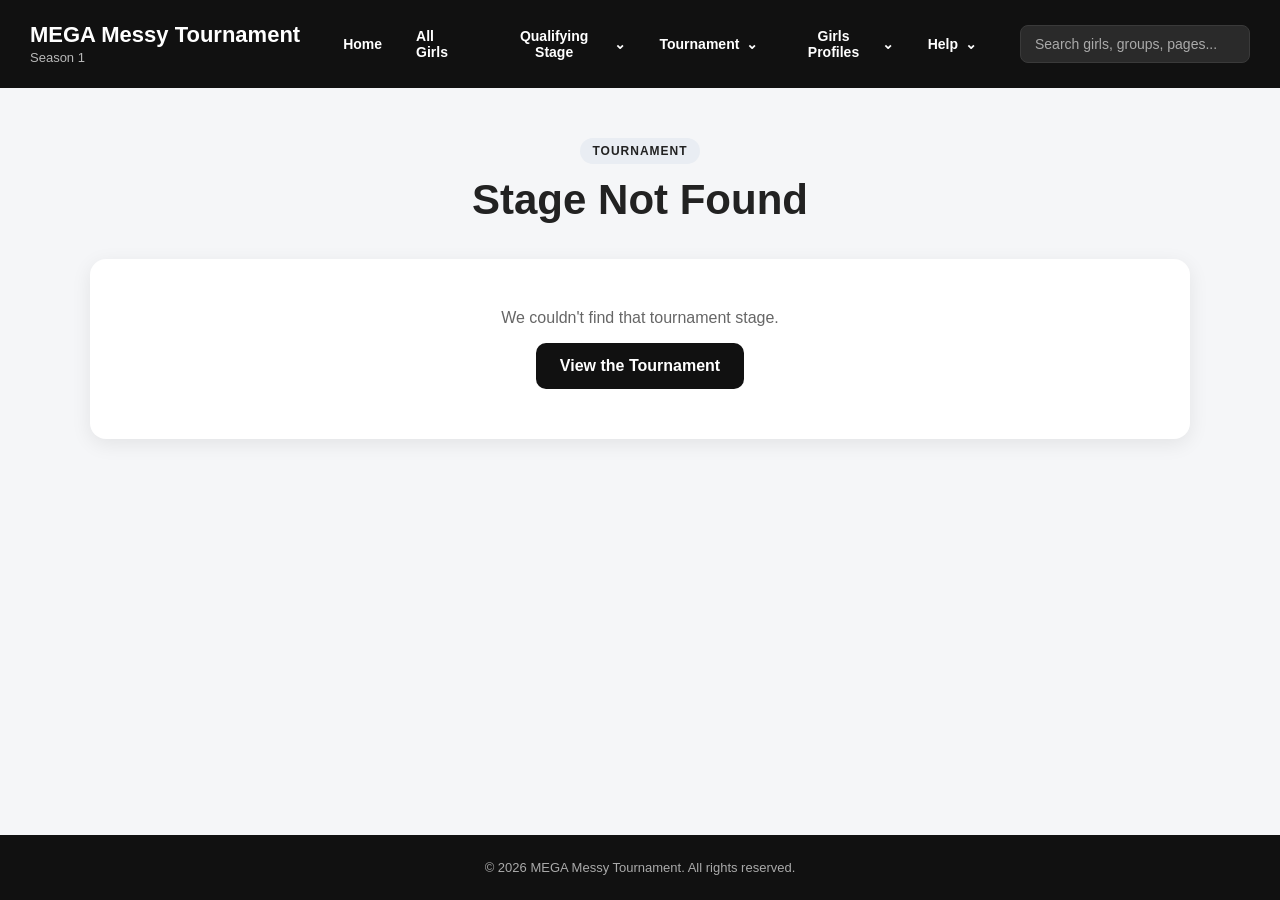
<file: tournament/stage.html>
<!DOCTYPE html>
<html lang="en">

<head>

<meta charset="UTF-8">
<meta name="viewport" content="width=device-width, initial-scale=1.0">

<title>Tournament Stage | MEGA Messy Tournament</title>

<link rel="icon" type="image/png" href="../assets/favicon/favicon-96x96.png" sizes="96x96" />
<link rel="icon" type="image/svg+xml" href="../assets/favicon/favicon.svg" />
<link rel="shortcut icon" href="../assets/favicon/favicon.ico" />
<link rel="apple-touch-icon" sizes="180x180" href="../assets/favicon/apple-touch-icon.png" />
<meta name="apple-mobile-web-app-title" content="M.M.Cup" />
<link rel="manifest" href="../assets/favicon/site.webmanifest" />

<link rel="stylesheet" href="../styles/site.css">
<link rel="stylesheet" href="../styles/page.css">
<link rel="stylesheet" href="../styles/tournament.css">

<script src="../scripts/maintenance.js"></script>

</head>

<body data-tournament-page="stage">

<div id="siteHeader"></div>

<main>

    <div class="page-container">

        <div class="page-heading">
            <span class="stage-label" id="tmPhase">Tournament</span>
            <h1 id="tmTitle">Tournament Stage</h1>
            <p id="tmSubtitle"></p>
        </div>

        <div class="tm-page" id="tournamentContent"></div>

    </div>

</main>

<div id="siteFooter"></div>

<script src="../scripts/girls-data.js"></script>
<script src="../scripts/tournament-data.js"></script>
<script src="../scripts/site.js"></script>
<script src="../scripts/tournament.js"></script>

</body>

</html>
</file>
<file: styles/site.css>
@charset "UTF-8";
/* =========================================================
   MEGA MESSY TOURNAMENT
   SHARED STYLES (every page uses this one file)
========================================================= */

* {
    margin: 0;
    padding: 0;
    box-sizing: border-box;
}

html {
    scroll-behavior: smooth;
}

body {
    font-family: Arial, Helvetica, sans-serif;
    background: #f5f6f8;
    color: #222;
    min-height: 100vh;
    display: flex;
    flex-direction: column;
}

img {
    display: block;
    max-width: 100%;
}

main {
    flex: 1;
    width: 100%;
}

.page-container {
    max-width: 1400px;
    margin: 0 auto;
    padding: 50px 30px 70px;
}

.page-heading {
    text-align: center;
    margin-bottom: 35px;
}

.page-heading h1 {
    font-size: 42px;
    margin-bottom: 10px;
}

.page-heading p {
    color: #666;
}

.stage-label {
    display: inline-block;
    padding: 6px 12px;
    margin-bottom: 12px;
    border-radius: 20px;
    background: #e9edf3;
    font-size: 12px;
    font-weight: 800;
    text-transform: uppercase;
    letter-spacing: 1px;
}


/* =========================================================
   HEADER
========================================================= */

.site-header {
    background: #111;
    color: white;
    width: 100%;
    position: relative;
    z-index: 100;
}

.header-inner {
    max-width: 1400px;
    margin: 0 auto;
    padding: 18px 30px;
    display: flex;
    align-items: center;
    justify-content: space-between;
    gap: 30px;
}

.site-logo {
    color: white;
    text-decoration: none;
    font-size: 22px;
    font-weight: 800;
    line-height: 1.1;
    white-space: nowrap;
}

.site-logo span {
    display: block;
    font-size: 13px;
    font-weight: 500;
    opacity: 0.7;
    margin-top: 4px;
}

.main-nav {
    display: flex;
    align-items: center;
    gap: 8px;
}

.main-nav > a,
.dropdown-button {
    color: white;
    text-decoration: none;
    background: transparent;
    border: none;
    padding: 10px 13px;
    font-size: 14px;
    font-weight: 600;
    cursor: pointer;
    border-radius: 7px;
    transition: background 0.2s ease;
}

.main-nav > a:hover,
.dropdown-button:hover {
    background: #2a2a2a;
}

.nav-dropdown {
    position: relative;
}

.dropdown-button {
    display: flex;
    align-items: center;
    gap: 7px;
    font-family: inherit;
}

.dropdown-menu {
    position: absolute;
    top: calc(100% + 5px);
    left: 0;
    min-width: 210px;
    max-height: 70vh;
    overflow-y: auto;
    background: white;
    border-radius: 10px;
    box-shadow: 0 12px 35px rgba(0, 0, 0, 0.18);
    padding: 7px;
    opacity: 0;
    visibility: hidden;
    transform: translateY(-5px);
    transition: opacity 0.2s ease, transform 0.2s ease, visibility 0.2s ease;
    z-index: 1000;
}

.nav-dropdown:hover .dropdown-menu,
.nav-dropdown:focus-within .dropdown-menu {
    opacity: 1;
    visibility: visible;
    transform: translateY(0);
}

.dropdown-menu a {
    display: block;
    color: #222;
    text-decoration: none;
    padding: 10px 12px;
    font-size: 14px;
    font-weight: 500;
    border-radius: 7px;
}

.dropdown-menu a:hover {
    background: #f0f1f3;
}


/* =========================================================
   FOOTER
========================================================= */

.site-footer {
    background: #111;
    color: #aaa;
    text-align: center;
    padding: 25px 20px;
    font-size: 13px;
    margin-top: auto;
}


/* =========================================================
   BUTTONS
========================================================= */

.button {
    display: inline-flex;
    align-items: center;
    justify-content: center;
    padding: 14px 24px;
    background: #111;
    color: white;
    text-decoration: none;
    border: none;
    cursor: pointer;
    border-radius: 10px;
    font-family: inherit;
    font-size: 16px;
    font-weight: 800;
    transition: background 0.2s ease, transform 0.2s ease, box-shadow 0.2s ease;
}

.button:hover:not(:disabled) {
    background: #333;
    transform: translateY(-2px);
    box-shadow: 0 10px 25px rgba(0, 0, 0, 0.18);
}

.button:disabled {
    opacity: 0.5;
    cursor: not-allowed;
}

.button.wide {
    display: flex;
    width: 100%;
    padding: 18px 25px;
    font-size: 18px;
    border-radius: 12px;
}


/* =========================================================
   FILTERS  (all.html)
========================================================= */

.filters {
    background: white;
    padding: 25px;
    border-radius: 15px;
    box-shadow: 0 5px 20px rgba(0, 0, 0, 0.08);
    margin-bottom: 35px;
}

.filter-top {
    display: flex;
    align-items: center;
    justify-content: center;
    flex-wrap: wrap;
    gap: 15px;
}

.filter-label {
    font-size: 15px;
    font-weight: 700;
}

.filter-select,
.search-box {
    padding: 12px 15px;
    background: white;
    border: 1px solid #d9d9d9;
    border-radius: 8px;
    font-family: inherit;
    font-size: 15px;
    color: #222;
    outline: none;
    transition: border-color 0.2s ease, box-shadow 0.2s ease;
}

.filter-select {
    min-width: 200px;
    font-weight: 600;
    cursor: pointer;
}

.search-box {
    width: 100%;
    max-width: 400px;
}

.filter-select:hover {
    border-color: #999;
}

.filter-select:focus,
.search-box:focus {
    border-color: #111;
    box-shadow: 0 0 0 3px rgba(0, 0, 0, 0.08);
}

.no-results {
    grid-column: 1 / -1;
    text-align: center;
    background: white;
    padding: 50px 25px;
    border-radius: 16px;
    color: #666;
    box-shadow: 0 5px 20px rgba(0, 0, 0, 0.08);
}


/* =========================================================
   GIRL CARDS  (all.html + group.html)
========================================================= */

.girls-grid {
    display: grid;
    grid-template-columns: repeat(4, minmax(0, 1fr));
    gap: 25px;
}

.girl-card {
    background: white;
    border-radius: 16px;
    overflow: hidden;
    box-shadow: 0 5px 20px rgba(0, 0, 0, 0.08);
    text-align: center;
    transition: transform 0.3s ease;
}

.girl-card:hover {
    transform: translateY(-5px);
}

.girl-card[hidden] {
    display: none;
}

.girl-image-wrapper {
    aspect-ratio: 1 / 1;
    overflow: hidden;
    background: #e9edf3;
}

.girl-image {
    width: 100%;
    height: 100%;
    object-fit: contain;
}

.girl-info {
    padding: 20px;
}

.girl-card-number {
    font-size: 11px;
    font-weight: 800;
    letter-spacing: 1px;
    text-transform: uppercase;
    opacity: 0.45;
    margin-bottom: 6px;
}

.girl-card-name {
    font-size: 22px;
    font-weight: 800;
    margin-bottom: 12px;
}

.status-badge {
    display: inline-block;
    margin-bottom: 15px;
    padding: 5px 12px;
    border-radius: 20px;
    font-size: 12px;
    font-weight: 700;
}

.status-badge.qualified  { background: #d4f7d4; color: #157515; }
.status-badge.remaining  { background: #dcecff; color: #0055aa; }
.status-badge.eliminated { background: #ffdcdc; color: #aa0000; }

.profile-button {
    display: inline-block;
    background: #111;
    color: white;
    text-decoration: none;
    padding: 11px 20px;
    border-radius: 8px;
    font-weight: 700;
    transition: background 0.2s ease;
}

.profile-button:hover {
    background: #333;
}


/* =========================================================
   GROUP PAGES
========================================================= */

.group-status {
    display: grid;
    grid-template-columns: repeat(3, 1fr);
    gap: 15px;
    max-width: 800px;
    margin: 0 auto 40px;
}

.status-box {
    background: white;
    border-radius: 14px;
    padding: 20px;
    text-align: center;
    box-shadow: 0 5px 20px rgba(0, 0, 0, 0.06);
}

.status-number {
    display: block;
    font-size: 28px;
    font-weight: 900;
}

.status-label {
    display: block;
    margin-top: 5px;
    font-size: 12px;
    text-transform: uppercase;
    letter-spacing: 1px;
    opacity: 0.5;
}

.vote-section {
    display: flex;
    justify-content: center;
    margin-top: 45px;
}

.vote-section .button {
    min-width: 300px;
}

.group-list {
    display: grid;
    grid-template-columns: repeat(4, minmax(0, 1fr));
    gap: 20px;
}

.group-tile {
    display: block;
    background: white;
    padding: 28px 20px;
    border-radius: 16px;
    text-align: center;
    text-decoration: none;
    color: inherit;
    box-shadow: 0 5px 20px rgba(0, 0, 0, 0.08);
    transition: transform 0.3s ease;
}

.group-tile:hover {
    transform: translateY(-5px);
}

.group-tile strong {
    display: block;
    font-size: 22px;
    margin-bottom: 6px;
}

.group-tile span {
    color: #666;
    font-size: 14px;
}


/* =========================================================
   HOME PAGE
========================================================= */

.home-hero {
    text-align: center;
    padding: 80px 20px 40px;
}

.home-hero h1 {
    font-size: 54px;
    margin-bottom: 14px;
}

.home-hero p {
    color: #666;
    font-size: 18px;
    margin-bottom: 30px;
}

.home-hero .button + .button {
    margin-left: 10px;
}


/* =========================================================
   PROFILE PAGE
========================================================= */

.profile-container {
    max-width: 1250px;
    margin: 0 auto;
    padding: 55px 30px 75px;
}

.profile-heading {
    text-align: center;
    margin-bottom: 40px;
}

.profile-heading h1 {
    font-size: 38px;
    margin-bottom: 10px;
}

.profile-heading p {
    color: #666;
    font-size: 16px;
}

.profile-section {
    background: white;
    border-radius: 18px;
    padding: 30px;
    box-shadow: 0 6px 25px rgba(0, 0, 0, 0.08);
    margin-bottom: 45px;
}

.profile-grid {
    display: grid;
    grid-template-columns: 1fr 1fr;
    gap: 40px;
    align-items: center;
}

.carousel {
    position: relative;
    width: 100%;
    overflow: hidden;
    border-radius: 15px;
    background: #eee;
}

.carousel-image-wrapper {
    position: relative;
    width: 100%;
    height: 650px;
    overflow: hidden;
}

.carousel-image {
    position: absolute;
    inset: 0;
    width: 100%;
    height: 100%;
    object-fit: contain;
    opacity: 0;
    transition: opacity 0.5s ease;
}

.carousel-image.active {
    opacity: 1;
}

.carousel-arrow {
    position: absolute;
    top: 50%;
    transform: translateY(-50%);
    width: 45px;
    height: 45px;
    border: none;
    border-radius: 50%;
    background: rgba(0, 0, 0, 0.65);
    color: white;
    font-size: 27px;
    cursor: pointer;
    display: flex;
    align-items: center;
    justify-content: center;
    z-index: 5;
}

.carousel-arrow:hover {
    background: rgba(0, 0, 0, 0.9);
    transform: translateY(-50%) scale(1.05);
}

.carousel-arrow.prev { left: 15px; }
.carousel-arrow.next { right: 15px; }

.carousel-dots {
    position: absolute;
    bottom: 15px;
    left: 0;
    right: 0;
    display: flex;
    justify-content: center;
    gap: 8px;
    z-index: 5;
}

.carousel-dot {
    width: 11px;
    height: 11px;
    border-radius: 50%;
    border: 2px solid white;
    background: rgba(0, 0, 0, 0.35);
    cursor: pointer;
}

.carousel-dot.active {
    background: white;
    transform: scale(1.15);
}

.profile-info {
    display: flex;
    flex-direction: column;
    gap: 18px;
}

.girl-name {
    font-size: 34px;
    font-weight: 800;
}

.profile-field {
    border-bottom: 1px solid #e5e5e5;
    padding-bottom: 15px;
}

.profile-label {
    display: block;
    font-size: 12px;
    font-weight: 800;
    text-transform: uppercase;
    letter-spacing: 0.8px;
    color: #777;
    margin-bottom: 5px;
}

.profile-value {
    font-size: 16px;
    line-height: 1.55;
    color: #333;
}

.profile-field-row-wrap {
    border-bottom: 1px solid #e5e5e5;
    padding-bottom: 15px;
}

.profile-field-row {
    display: grid;
    grid-template-columns: 1fr 1fr;
    gap: 20px;
}

.profile-field-row .profile-field {
    border-bottom: none;
    padding-bottom: 0;
}

.status {
    display: inline-flex;
    align-items: center;
    width: fit-content;
    padding: 9px 14px;
    border-radius: 999px;
    background: #e8f7ed;
    color: #18743a;
    font-size: 14px;
    font-weight: 800;
}

.tag {
    display: inline-flex;
    align-items: center;
    width: fit-content;
    padding: 7px 13px;
    border-radius: 999px;
    background: #f0f1f3;
    color: #333;
    font-size: 14px;
    font-weight: 700;
}

.video-section {
    background: white;
    border-radius: 18px;
    padding: 30px;
    box-shadow: 0 6px 25px rgba(0, 0, 0, 0.08);
}

.section-heading {
    text-align: center;
    margin-bottom: 25px;
}

.section-heading h2 {
    font-size: 28px;
    margin-bottom: 8px;
}

.section-heading p {
    color: #666;
    font-size: 14px;
}

.video-wrapper {
    position: relative;
    width: 100%;
    max-width: 1000px;
    margin: 0 auto;
    aspect-ratio: 16 / 9;
    background: #000;
    border-radius: 14px;
    overflow: hidden;
}

.video-wrapper iframe {
    position: absolute;
    inset: 0;
    width: 100%;
    height: 100%;
    border: 0;
}

.profile-error {
    text-align: center;
    background: white;
    padding: 50px;
    border-radius: 15px;
    box-shadow: 0 6px 25px rgba(0, 0, 0, 0.08);
}

.profile-error h2 {
    margin-bottom: 10px;
}

.profile-error p {
    color: #666;
}

.profile-error .button {
    margin-top: 25px;
}


/* =========================================================
   TABLET
========================================================= */

@media (max-width: 1000px) {

    .header-inner {
        flex-direction: column;
        align-items: stretch;
    }

    .site-logo {
        text-align: center;
    }

    .main-nav {
        justify-content: center;
        flex-wrap: wrap;
    }

    .girls-grid,
    .group-list {
        grid-template-columns: repeat(2, minmax(0, 1fr));
    }

    .profile-grid {
        grid-template-columns: 1fr;
    }

    .carousel-image-wrapper {
        height: 600px;
    }

    .filter-select {
        min-width: 180px;
    }

    .search-box {
        max-width: 300px;
    }
}


/* =========================================================
   MOBILE
========================================================= */

@media (max-width: 600px) {

    .header-inner {
        padding: 18px 15px;
    }

    .main-nav {
        gap: 3px;
    }

    .main-nav > a,
    .dropdown-button {
        font-size: 12px;
        padding: 8px 7px;
    }

    .page-container {
        padding: 35px 15px 50px;
    }

    .page-heading h1 {
        font-size: 32px;
    }

    .girls-grid,
    .group-list,
    .group-status {
        grid-template-columns: 1fr;
    }

    .filter-top {
        flex-direction: column;
        align-items: stretch;
    }

    .filter-select,
    .search-box,
    .filters .button {
        width: 100%;
        max-width: none;
    }

    .vote-section .button {
        min-width: 0;
        width: 100%;
    }

    .home-hero h1 {
        font-size: 36px;
    }

    .home-hero .button + .button {
        margin-left: 0;
        margin-top: 10px;
    }

    .profile-container {
        padding: 35px 15px 50px;
    }

    .profile-heading h1 {
        font-size: 30px;
    }

    .profile-section,
    .video-section {
        padding: 20px;
    }

    .girl-name {
        font-size: 28px;
    }

    .carousel-image-wrapper {
        height: 500px;
    }

    .profile-field-row {
        grid-template-columns: 1fr;
    }
}
</file>
<file: styles/page.css>
@charset "UTF-8";
/* CSS Document */

/* =========================================================
   MEGA MESSY TOURNAMENT
   PAGE / SHARED LAYOUT
========================================================= */

* {
    margin: 0;
    padding: 0;
    box-sizing: border-box;
}

html {
    scroll-behavior: smooth;
}

body {
    font-family: Arial, Helvetica, sans-serif;
    background: #f5f6f8;
    color: #222;
    min-height: 100vh;
    display: flex;
    flex-direction: column;
}

img {
    display: block;
    max-width: 100%;
}

main {
    flex: 1;
    width: 100%;
}


/* =========================================================
   PAGE CONTAINER
========================================================= */

.page-container {
    max-width: 1400px;
    margin: 0 auto;
    padding: 50px 30px 70px;
}

.page-heading {
    text-align: center;
    margin-bottom: 35px;
}

.page-heading h1 {
    font-size: 42px;
    margin-bottom: 10px;
}

.page-heading p {
    color: #666;
}

.stage-label {
    display: inline-block;
    padding: 6px 12px;
    margin-bottom: 12px;
    border-radius: 20px;
    background: #e9edf3;
    font-size: 12px;
    font-weight: 800;
    text-transform: uppercase;
    letter-spacing: 1px;
}


/* =========================================================
   HEADER
========================================================= */

.site-header {
    background: #111;
    color: white;
    width: 100%;
    position: relative;
    z-index: 100;
}

.header-inner {
    max-width: 1400px;
    margin: 0 auto;
    padding: 18px 30px;
    display: flex;
    align-items: center;
    justify-content: space-between;
    gap: 30px;
}

.site-logo {
    color: white;
    text-decoration: none;
    font-size: 22px;
    font-weight: 800;
    line-height: 1.1;
    white-space: nowrap;
}

.site-logo span {
    display: block;
    font-size: 13px;
    font-weight: 500;
    opacity: 0.7;
    margin-top: 4px;
}

.main-nav {
    display: flex;
    align-items: center;
    gap: 8px;
}

.main-nav > a,
.dropdown-button {
    color: white;
    text-decoration: none;
    background: transparent;
    border: none;
    padding: 10px 13px;
    font-size: 14px;
    font-weight: 600;
    cursor: pointer;
    border-radius: 7px;
    transition: background 0.2s ease;
}

.main-nav > a:hover,
.dropdown-button:hover {
    background: #2a2a2a;
}

.nav-dropdown {
    position: relative;
}

.dropdown-button {
    display: flex;
    align-items: center;
    gap: 7px;
    font-family: inherit;
}

.dropdown-menu {
    position: absolute;
    top: calc(100% + 5px);
    left: 0;
    min-width: 210px;
    max-height: 70vh;
    overflow-y: auto;
    background: white;
    border-radius: 10px;
    box-shadow: 0 12px 35px rgba(0, 0, 0, 0.18);
    padding: 7px;
    opacity: 0;
    visibility: hidden;
    transform: translateY(-5px);
    transition:
        opacity 0.2s ease,
        transform 0.2s ease,
        visibility 0.2s ease;
    z-index: 1000;
}

.nav-dropdown:hover .dropdown-menu,
.nav-dropdown:focus-within .dropdown-menu {
    opacity: 1;
    visibility: visible;
    transform: translateY(0);
}

.dropdown-menu a {
    display: block;
    color: #222;
    text-decoration: none;
    padding: 10px 12px;
    font-size: 14px;
    font-weight: 500;
    border-radius: 7px;
}

.dropdown-menu a:hover {
    background: #f0f1f3;
}


/* =========================================================
   FOOTER
========================================================= */

.site-footer {
    background: #111;
    color: #aaa;
    text-align: center;
    padding: 25px 20px;
    font-size: 13px;
    margin-top: auto;
}


/* =========================================================
   BUTTONS
========================================================= */

.button {
    display: inline-flex;
    align-items: center;
    justify-content: center;
    padding: 14px 24px;
    background: #111;
    color: white;
    text-decoration: none;
    border: none;
    cursor: pointer;
    border-radius: 10px;
    font-family: inherit;
    font-size: 16px;
    font-weight: 800;
    transition:
        background 0.2s ease,
        transform 0.2s ease,
        box-shadow 0.2s ease;
}

.button:hover:not(:disabled) {
    background: #333;
    transform: translateY(-2px);
    box-shadow: 0 10px 25px rgba(0, 0, 0, 0.18);
}

.button:disabled {
    opacity: 0.5;
    cursor: not-allowed;
}

.button.wide {
    display: flex;
    width: 100%;
    padding: 18px 25px;
    font-size: 18px;
    border-radius: 12px;
}


/* =========================================================
   HOME PAGE
========================================================= */

.home-hero {
    text-align: center;
    padding: 80px 20px 40px;
}

.home-hero h1 {
    font-size: 54px;
    margin-bottom: 14px;
}

.home-hero p {
    color: #666;
    font-size: 18px;
    margin-bottom: 30px;
}

.home-hero .button + .button {
    margin-left: 10px;
}


/* =========================================================
   TABLET
========================================================= */

@media (max-width: 1000px) {

    .header-inner {
        flex-direction: column;
        align-items: stretch;
    }

    .site-logo {
        text-align: center;
    }

    .main-nav {
        justify-content: center;
        flex-wrap: wrap;
    }
}


/* =========================================================
   MOBILE
========================================================= */

@media (max-width: 600px) {

    .header-inner {
        padding: 18px 15px;
    }

    .main-nav {
        gap: 3px;
    }

    .main-nav > a,
    .dropdown-button {
        font-size: 12px;
        padding: 8px 7px;
    }

    .page-container {
        padding: 35px 15px 50px;
    }

    .page-heading h1 {
        font-size: 32px;
    }

    .home-hero h1 {
        font-size: 36px;
    }

    .home-hero .button + .button {
        margin-left: 0;
        margin-top: 10px;
    }
}

/* =========================================================
   HEADER: GIRLS SUB-DROPDOWNS, HELP MENU, SEARCH
========================================================= */

/* Girls menu holds sub-dropdowns that fly out to the side,
   so it must not clip them (each sub-menu scrolls instead) */

.dropdown-menu.has-submenus {
    overflow: visible;
    max-height: none;
}

.dropdown-menu.align-right {
    left: auto;
    right: 0;
}

.dropdown-sub {
    position: relative;
}

.dropdown-sub-button {
    display: flex;
    align-items: center;
    justify-content: space-between;
    gap: 14px;
    width: 100%;
    background: transparent;
    border: none;
    color: #222;
    font-family: inherit;
    font-size: 14px;
    font-weight: 500;
    text-align: left;
    padding: 10px 12px;
    border-radius: 7px;
    cursor: pointer;
}

.dropdown-sub:hover > .dropdown-sub-button,
.dropdown-sub:focus-within > .dropdown-sub-button {
    background: #f0f1f3;
}

.submenu {
    position: absolute;
    top: -7px;
    left: calc(100% + 4px);
    min-width: 220px;
    max-height: 70vh;
    overflow-y: auto;
    background: white;
    border-radius: 10px;
    box-shadow: 0 12px 35px rgba(0, 0, 0, 0.18);
    padding: 7px;
    opacity: 0;
    visibility: hidden;
    transform: translateX(-5px);
    transition:
        opacity 0.2s ease,
        transform 0.2s ease,
        visibility 0.2s ease;
}

.dropdown-sub:hover > .submenu,
.dropdown-sub:focus-within > .submenu {
    opacity: 1;
    visibility: visible;
    transform: translateX(0);
}

.submenu a {
    display: block;
    color: #222;
    text-decoration: none;
    padding: 10px 12px;
    font-size: 14px;
    font-weight: 500;
    border-radius: 7px;
}

.submenu a:hover {
    background: #f0f1f3;
}


/* ---------- search ---------- */

.header-search {
    position: relative;
    flex-shrink: 0;
}

.header-search input {
    width: 230px;
    padding: 10px 14px;
    background: #2a2a2a;
    color: white;
    border: 1px solid #3a3a3a;
    border-radius: 8px;
    font-family: inherit;
    font-size: 14px;
    outline: none;
    transition:
        width 0.2s ease,
        background 0.2s ease,
        border-color 0.2s ease;
}

.header-search input::placeholder {
    color: #aaa;
}

.header-search input:focus {
    width: 290px;
    background: #333;
    border-color: #888;
}

.search-results {
    position: absolute;
    top: calc(100% + 6px);
    right: 0;
    width: 360px;
    max-width: calc(100vw - 30px);
    max-height: 70vh;
    overflow-y: auto;
    background: white;
    color: #222;
    border-radius: 10px;
    box-shadow: 0 12px 35px rgba(0, 0, 0, 0.25);
    padding: 7px;
    z-index: 1000;
}

.search-results[hidden] {
    display: none;
}

.search-heading {
    padding: 8px 12px 4px;
    font-size: 11px;
    font-weight: 800;
    text-transform: uppercase;
    letter-spacing: 1px;
    color: #777;
}

.search-result {
    display: block;
    padding: 9px 12px;
    color: #222;
    text-decoration: none;
    border-radius: 7px;
}

.search-result:hover,
.search-result.active {
    background: #f0f1f3;
}

.search-result-title {
    display: block;
    font-size: 14px;
    font-weight: 700;
}

.search-result-sub {
    display: block;
    margin-top: 2px;
    font-size: 12px;
    color: #777;
}

.search-empty {
    padding: 14px 12px;
    font-size: 14px;
    color: #666;
}

@media (max-width: 1000px) {

    .header-search {
        width: 100%;
    }

    .header-search input,
    .header-search input:focus {
        width: 100%;
    }

    .search-results {
        width: 100%;
        max-width: none;
    }
}

@media (max-width: 600px) {

    /* Sub-menus open downwards inside the menu instead of to the side */

    .submenu {
        position: static;
        display: none;
        box-shadow: none;
        max-height: 40vh;
        padding: 0 0 0 12px;
        opacity: 1;
        visibility: visible;
        transform: none;
    }

    .dropdown-sub:hover > .submenu,
    .dropdown-sub:focus-within > .submenu {
        display: block;
    }
}
</file>
<file: styles/tournament.css>
/* =========================================================
   MEGA MESSY TOURNAMENT
   TOURNAMENT PAGES (overview, stage pages) + SHARED BOXES

   Used by:
   tournament/index.html
   tournament/stage.html
   qualifying/groups/group.html  (final standings)
   home.html                     (Season 1 at a glance)

   Everything here starts with "tm-" so it can't clash with
   site.css, page.css, group.css or all.css.
========================================================= */

.tm-page {
    max-width: 1100px;
    margin: 0 auto;
}


/* ---------- number boxes ---------- */

.tm-stats {
    display: grid;
    grid-template-columns: repeat(auto-fit, minmax(150px, 1fr));
    gap: 16px;
    max-width: 1000px;
    margin: 0 auto 40px;
}

.tm-stat {
    background: white;
    border-radius: 16px;
    padding: 22px 14px;
    text-align: center;
    box-shadow: 0 5px 20px rgba(0, 0, 0, 0.08);
}

.tm-stat-number {
    display: block;
    font-size: 32px;
    font-weight: 900;
    line-height: 1.1;
    color: #0f3460;
}

.tm-stat-label {
    display: block;
    margin-top: 6px;
    font-size: 13px;
    font-weight: 700;
    text-transform: uppercase;
    letter-spacing: 0.5px;
    color: #666;
}


/* ---------- section cards ---------- */

.tm-card {
    background: white;
    border-radius: 16px;
    padding: 28px 30px;
    margin-bottom: 30px;
    box-shadow: 0 5px 20px rgba(0, 0, 0, 0.08);
}

.tm-card h2 {
    margin-bottom: 14px;
    font-size: 22px;
}

.tm-card p {
    line-height: 1.6;
    color: #444;
}

.tm-list {
    margin: 14px 0 0 20px;
    line-height: 1.8;
    color: #333;
}


/* ---------- tournament progression (overview) ---------- */

.tm-phase-heading {
    margin: 40px 0 16px;
    font-size: 14px;
    font-weight: 800;
    text-transform: uppercase;
    letter-spacing: 1px;
    color: #0f6f9f;
}

.tm-stage-grid {
    display: grid;
    grid-template-columns: repeat(auto-fill, minmax(250px, 1fr));
    gap: 18px;
}

.tm-stage-tile {
    position: relative;
    display: block;
    padding: 24px 22px 22px;
    background: white;
    border-radius: 16px;
    color: inherit;
    text-decoration: none;
    box-shadow: 0 5px 20px rgba(0, 0, 0, 0.08);
    transition: transform 0.2s ease, box-shadow 0.2s ease;
}

.tm-stage-tile:hover {
    transform: translateY(-4px);
    box-shadow: 0 12px 30px rgba(0, 0, 0, 0.14);
}

.tm-stage-order {
    position: absolute;
    top: 14px;
    right: 16px;
    font-size: 12px;
    font-weight: 800;
    color: #9aa5b1;
}

.tm-stage-icon {
    display: block;
    font-size: 28px;
    margin-bottom: 8px;
}

.tm-stage-tile strong {
    display: block;
    font-size: 19px;
    margin-bottom: 6px;
}

.tm-stage-meta {
    display: block;
    font-size: 14px;
    color: #555;
    line-height: 1.5;
}

.tm-stage-state {
    display: inline-block;
    margin-top: 14px;
    padding: 4px 10px;
    border-radius: 20px;
    font-size: 11px;
    font-weight: 800;
    text-transform: uppercase;
    letter-spacing: 0.6px;
}

.tm-state-upcoming { background: #eef1f4; color: #5b6673; }
.tm-state-live     { background: #fff3cd; color: #8a6100; }
.tm-state-complete { background: #d9f5e3; color: #1c7a43; }


/* ---------- progress bar ---------- */

.tm-progress {
    margin: 0 auto 36px;
    max-width: 700px;
}

.tm-progress-text {
    display: flex;
    justify-content: space-between;
    margin-bottom: 8px;
    font-size: 14px;
    font-weight: 700;
    color: #444;
}

.tm-progress-bar {
    height: 12px;
    overflow: hidden;
    background: #e3e8ee;
    border-radius: 10px;
}

.tm-progress-fill {
    height: 100%;
    min-width: 0;
    background: linear-gradient(90deg, #7dd3fc, #0f6f9f);
    border-radius: 10px;
}


/* ---------- podium ---------- */

.tm-podium {
    display: grid;
    grid-template-columns: repeat(auto-fit, minmax(220px, 1fr));
    gap: 18px;
    margin-bottom: 30px;
}

.tm-podium-card {
    padding: 22px 18px;
    text-align: center;
    background: white;
    border-radius: 16px;
    box-shadow: 0 5px 20px rgba(0, 0, 0, 0.08);
}

.tm-podium-card.champion {
    background: linear-gradient(135deg, #fff7d6, #ffe58a);
}

.tm-podium-card span {
    display: block;
    font-size: 13px;
    font-weight: 800;
    text-transform: uppercase;
    letter-spacing: 1px;
    color: #6b5a1a;
}

.tm-podium-card strong {
    display: block;
    margin-top: 6px;
    font-size: 22px;
}

.tm-podium-card a {
    color: inherit;
    text-decoration: none;
}

.tm-podium-card a:hover {
    text-decoration: underline;
}

.tm-podium-card img {
    display: block;
    width: 110px;
    height: 110px;
    margin: 12px auto 0;
    object-fit: cover;
    border-radius: 50%;
}


/* ---------- tables (overview, standings) ---------- */

.tm-table {
    width: 100%;
    border-collapse: collapse;
    font-size: 15px;
}

.tm-table th,
.tm-table td {
    padding: 11px 12px;
    text-align: left;
    border-bottom: 1px solid #e8ecf0;
}

.tm-table th {
    font-size: 12px;
    text-transform: uppercase;
    letter-spacing: 0.6px;
    color: #666;
}

.tm-table td small {
    margin-left: 8px;
    color: #8a94a0;
}

.tm-table a {
    color: inherit;
    font-weight: 700;
}

.tm-table-scroll {
    overflow-x: auto;
}

.tm-standings {
    max-width: 700px;
    margin: 40px auto 0;
    padding: 24px 26px;
    background: white;
    border-radius: 16px;
    box-shadow: 0 5px 20px rgba(0, 0, 0, 0.08);
}

.tm-standings h2 {
    margin-bottom: 12px;
    font-size: 22px;
}

.tm-standing-qualified td:nth-child(3) { color: #1c7a43; font-weight: 700; }
.tm-standing-wildcard td:nth-child(3)  { color: #8a6100; font-weight: 700; }
.tm-standing-eliminated td:nth-child(3){ color: #b3261e; font-weight: 700; }


/* ---------- stage page: toolbar, matches ---------- */

.tm-toolbar {
    display: flex;
    flex-wrap: wrap;
    gap: 12px;
    justify-content: center;
    margin-bottom: 28px;
}

.tm-toolbar select,
.tm-toolbar input {
    padding: 10px 14px;
    font-family: inherit;
    font-size: 15px;
    border: 1px solid #cdd5de;
    border-radius: 8px;
    background: white;
}

.tm-match-list {
    display: grid;
    gap: 16px;
}

.tm-match {
    display: grid;
    grid-template-columns: 1fr auto 1fr;
    align-items: stretch;
    gap: 14px;
    padding: 16px;
    background: white;
    border-radius: 16px;
    box-shadow: 0 5px 20px rgba(0, 0, 0, 0.08);
}

.tm-match[hidden] {
    display: none;
}

.tm-contestant {
    display: flex;
    align-items: center;
    gap: 14px;
    padding: 10px;
    border-radius: 12px;
    border: 2px solid transparent;
    color: inherit;
    text-decoration: none;
}

.tm-contestant:hover .tm-contestant-name {
    text-decoration: underline;
}

.tm-contestant.b {
    flex-direction: row-reverse;
    text-align: right;
}

.tm-contestant.winner {
    border-color: #4cc27f;
    background: #effaf3;
}

.tm-contestant.loser {
    opacity: 0.6;
}

.tm-contestant img {
    flex: none;
    width: 72px;
    height: 72px;
    object-fit: cover;
    border-radius: 50%;
    background: #e8ecf0;
}

.tm-contestant-name {
    display: block;
    font-size: 18px;
    font-weight: 800;
}

.tm-contestant-sub {
    display: block;
    margin-top: 2px;
    font-size: 13px;
    color: #667;
}

.tm-contestant-score {
    display: block;
    margin-top: 4px;
    font-size: 13px;
    font-weight: 700;
    color: #0f6f9f;
}

.tm-vs {
    display: flex;
    flex-direction: column;
    align-items: center;
    justify-content: center;
    min-width: 64px;
    font-weight: 900;
    color: #9aa5b1;
}

.tm-match-state {
    margin-top: 4px;
    font-size: 11px;
    text-transform: uppercase;
    letter-spacing: 0.6px;
}

.tm-match-state.done  { color: #1c7a43; }
.tm-match-state.todo  { color: #8a6100; }

.tm-bye {
    grid-template-columns: 1fr auto;
}

.tm-bye-tag {
    align-self: center;
    padding: 5px 12px;
    font-size: 12px;
    font-weight: 800;
    text-transform: uppercase;
    letter-spacing: 0.6px;
    color: #0f6f9f;
    background: #e3f4fc;
    border-radius: 20px;
}

.tm-empty {
    padding: 50px 25px;
    text-align: center;
    color: #666;
    background: white;
    border-radius: 16px;
    box-shadow: 0 5px 20px rgba(0, 0, 0, 0.08);
}

.tm-stage-nav {
    display: flex;
    flex-wrap: wrap;
    justify-content: space-between;
    gap: 12px;
    margin-top: 40px;
}

.tm-stage-nav a:only-child {
    margin-left: auto;
}


/* ---------- mobile ---------- */

@media (max-width: 700px) {

    .tm-match {
        grid-template-columns: 1fr;
    }

    .tm-vs {
        flex-direction: row;
        gap: 10px;
        min-width: 0;
    }

    .tm-contestant.b {
        flex-direction: row;
        text-align: left;
    }

    .tm-card {
        padding: 22px 18px;
    }

    .tm-toolbar select,
    .tm-toolbar input {
        width: 100%;
    }

}
</file>
<file: styles/group.css>
@charset "UTF-8";
/* CSS Document */

/* =========================================================
   MEGA MESSY TOURNAMENT
   GROUP PAGE STYLES
========================================================= */


/* =========================================================
   GROUP STATUS
========================================================= */

.group-status {
    display: grid;
    grid-template-columns: repeat(3, 1fr);
    gap: 15px;
    max-width: 800px;
    margin: 0 auto 40px;
}

.group-status[hidden] {
    display: none;
}

.status-box {
    background: white;
    border-radius: 14px;
    padding: 20px;
    text-align: center;
    box-shadow: 0 5px 20px rgba(0, 0, 0, 0.06);
}

.status-number {
    display: block;
    font-size: 28px;
    font-weight: 900;
}

.status-label {
    display: block;
    margin-top: 5px;
    font-size: 12px;
    text-transform: uppercase;
    letter-spacing: 1px;
    opacity: 0.5;
}


/* =========================================================
   GROUP GIRLS GRID
   3 COLUMNS x 2 ROWS
========================================================= */

.group-girls-grid {
    display: grid;
    grid-template-columns: repeat(3, minmax(0, 1fr));
    gap: 25px;
}


/* =========================================================
   GROUP GIRL CARD
========================================================= */

.group-girl-card {
    background: white;
    border-radius: 16px;
    overflow: hidden;
    box-shadow: 0 5px 20px rgba(0, 0, 0, 0.08);
    text-align: center;
    transition:
        transform 0.3s ease,
        box-shadow 0.3s ease;
}

.group-girl-card:hover {
    transform: translateY(-5px);
    box-shadow: 0 10px 30px rgba(0, 0, 0, 0.12);
}

.group-girl-card[hidden] {
    display: none;
}


/* =========================================================
   GROUP IMAGE
   LANDSCAPE
========================================================= */

.group-girl-image-wrapper {
    width: 100%;
    aspect-ratio: 16 / 10;
    overflow: hidden;
    background: #e9edf3;
}

.group-girl-image {
    width: 100%;
    height: 100%;
    object-fit: cover;
}


/* =========================================================
   GROUP CARD INFORMATION
========================================================= */

.group-girl-info {
    padding: 18px;
}

.group-girl-number {
    font-size: 11px;
    font-weight: 800;
    letter-spacing: 1px;
    text-transform: uppercase;
    opacity: 0.45;
    margin-bottom: 6px;
}

.group-girl-name {
    font-size: 21px;
    font-weight: 800;
    margin-bottom: 10px;
}


/* =========================================================
   GROUP STATUS BADGES
========================================================= */

.group-status-badge {
    display: inline-block;
    margin-bottom: 13px;
    padding: 5px 12px;
    border-radius: 20px;
    font-size: 12px;
    font-weight: 700;
}

.group-status-badge.qualified {
    background: #d4f7d4;
    color: #157515;
}

.group-status-badge.remaining {
    background: #dcecff;
    color: #0055aa;
}

.group-status-badge.eliminated {
    background: #ffdcdc;
    color: #aa0000;
}

.group-status-badge.wildcard {
    background: #fff0c7;
    color: #9a6500;
}


/* =========================================================
   GROUP PROFILE BUTTON
========================================================= */

.group-profile-button {
    display: inline-block;
    background: #111;
    color: white;
    text-decoration: none;
    padding: 10px 18px;
    border-radius: 8px;
    font-size: 14px;
    font-weight: 700;
    transition: background 0.2s ease;
}

.group-profile-button:hover {
    background: #333;
}


/* =========================================================
   VOTING (per-girl buttons)
========================================================= */

.group-vote-button {
    display: block;
    width: 100%;
    max-width: 220px;
    margin: 12px auto 0;
    background: #e8344e;
    color: white;
    border: 0;
    padding: 11px 18px;
    border-radius: 8px;
    font-family: inherit;
    font-size: 15px;
    font-weight: 800;
    cursor: pointer;
    transition: background 0.2s ease, opacity 0.2s ease;
}

.group-vote-button:hover:not(:disabled) {
    background: #c42a41;
}

.group-vote-button:disabled {
    background: #c9ced6;
    color: #5b6470;
    cursor: default;
}

.group-vote-button.selected,
.group-vote-button.selected:disabled {
    background: #111;
    color: white;
}

.group-vote-button.voted,
.group-vote-button.voted:disabled {
    background: #157515;
    color: white;
}


/* =========================================================
   VOTE SECTION (submit button + message)
========================================================= */

.vote-section {
    display: flex;
    flex-direction: column;
    align-items: center;
    justify-content: center;
    gap: 14px;
}

.vote-section .button {
    min-width: 300px;
}

.vote-message {
    margin: 0;
    max-width: 600px;
    text-align: center;
    font-weight: 700;
}

.vote-message.error {
    color: #aa0000;
}


/* =========================================================
   VOTE ROW + PREVIOUS / NEXT GROUP BUTTONS
   [ <- Group 6 ]   [ vote area ]   [ Group 8 -> ]
========================================================= */

.vote-row {
    display: grid;
    grid-template-columns: 1fr auto 1fr;
    align-items: center;
    gap: 20px;
    margin-top: 45px;
}

.vote-row[hidden] {
    display: none;
}

.vote-row .vote-section {
    grid-column: 2;
}

.group-nav-button {
    display: inline-flex;
    align-items: center;
    gap: 8px;
    padding: 12px 20px;
    background: white;
    color: #111;
    text-decoration: none;
    font-size: 15px;
    font-weight: 700;
    border-radius: 10px;
    box-shadow: 0 5px 20px rgba(0, 0, 0, 0.08);
    white-space: nowrap;
    transition:
        background 0.2s ease,
        color 0.2s ease,
        transform 0.2s ease,
        box-shadow 0.2s ease;
}

.group-nav-button:hover {
    background: #111;
    color: white;
    box-shadow: 0 10px 25px rgba(0, 0, 0, 0.18);
}

.group-nav-button:focus-visible,
.group-vote-button:focus-visible,
.group-profile-button:focus-visible {
    outline: 3px solid #e8344e;
    outline-offset: 3px;
}

.group-nav-button.prev {
    grid-column: 1;
    justify-self: start;
}

.group-nav-button.next {
    grid-column: 3;
    justify-self: end;
}

.group-nav-button.prev:hover {
    transform: translateX(-3px);
}

.group-nav-button.next:hover {
    transform: translateX(3px);
}

.group-nav-button[hidden] {
    display: none;
}


/* =========================================================
   GROUP LIST
   Used for the page listing all groups
========================================================= */

.group-list {
    display: grid;
    grid-template-columns: repeat(4, minmax(0, 1fr));
    gap: 20px;
}

.group-tile {
    display: block;
    background: white;
    padding: 28px 20px;
    border-radius: 16px;
    text-align: center;
    text-decoration: none;
    color: inherit;
    box-shadow: 0 5px 20px rgba(0, 0, 0, 0.08);
    transition: transform 0.3s ease;
}

.group-tile:hover {
    transform: translateY(-5px);
}

.group-tile strong {
    display: block;
    font-size: 22px;
    margin-bottom: 6px;
}

.group-tile span {
    color: #666;
    font-size: 14px;
}


/* =========================================================
   TABLET
========================================================= */

@media (max-width: 1000px) {

    .group-girls-grid {
        grid-template-columns: repeat(2, minmax(0, 1fr));
    }

    .group-list {
        grid-template-columns: repeat(2, minmax(0, 1fr));
    }

    /* Vote area on top, group buttons side by side underneath */

    .vote-row {
        grid-template-columns: 1fr 1fr;
    }

    .vote-row .vote-section {
        grid-column: 1 / -1;
        grid-row: 1;
    }

    .group-nav-button {
        grid-row: 2;
    }

    .group-nav-button.prev {
        grid-column: 1;
    }

    .group-nav-button.next {
        grid-column: 2;
    }
}


/* =========================================================
   MOBILE
========================================================= */

@media (max-width: 600px) {

    .group-girls-grid,
    .group-list,
    .group-status {
        grid-template-columns: 1fr;
    }

    .vote-section {
        width: 100%;
    }

    .vote-section .button {
        min-width: 0;
        width: 100%;
    }

    .group-nav-button {
        padding: 11px 14px;
        font-size: 14px;
    }
}


/* =========================================================
   REDUCED MOTION
========================================================= */

@media (prefers-reduced-motion: reduce) {

    .group-girl-card,
    .group-tile,
    .group-nav-button,
    .group-vote-button {
        transition: none;
    }

    .group-girl-card:hover,
    .group-tile:hover,
    .group-nav-button.prev:hover,
    .group-nav-button.next:hover {
        transform: none;
    }
}
</file>
